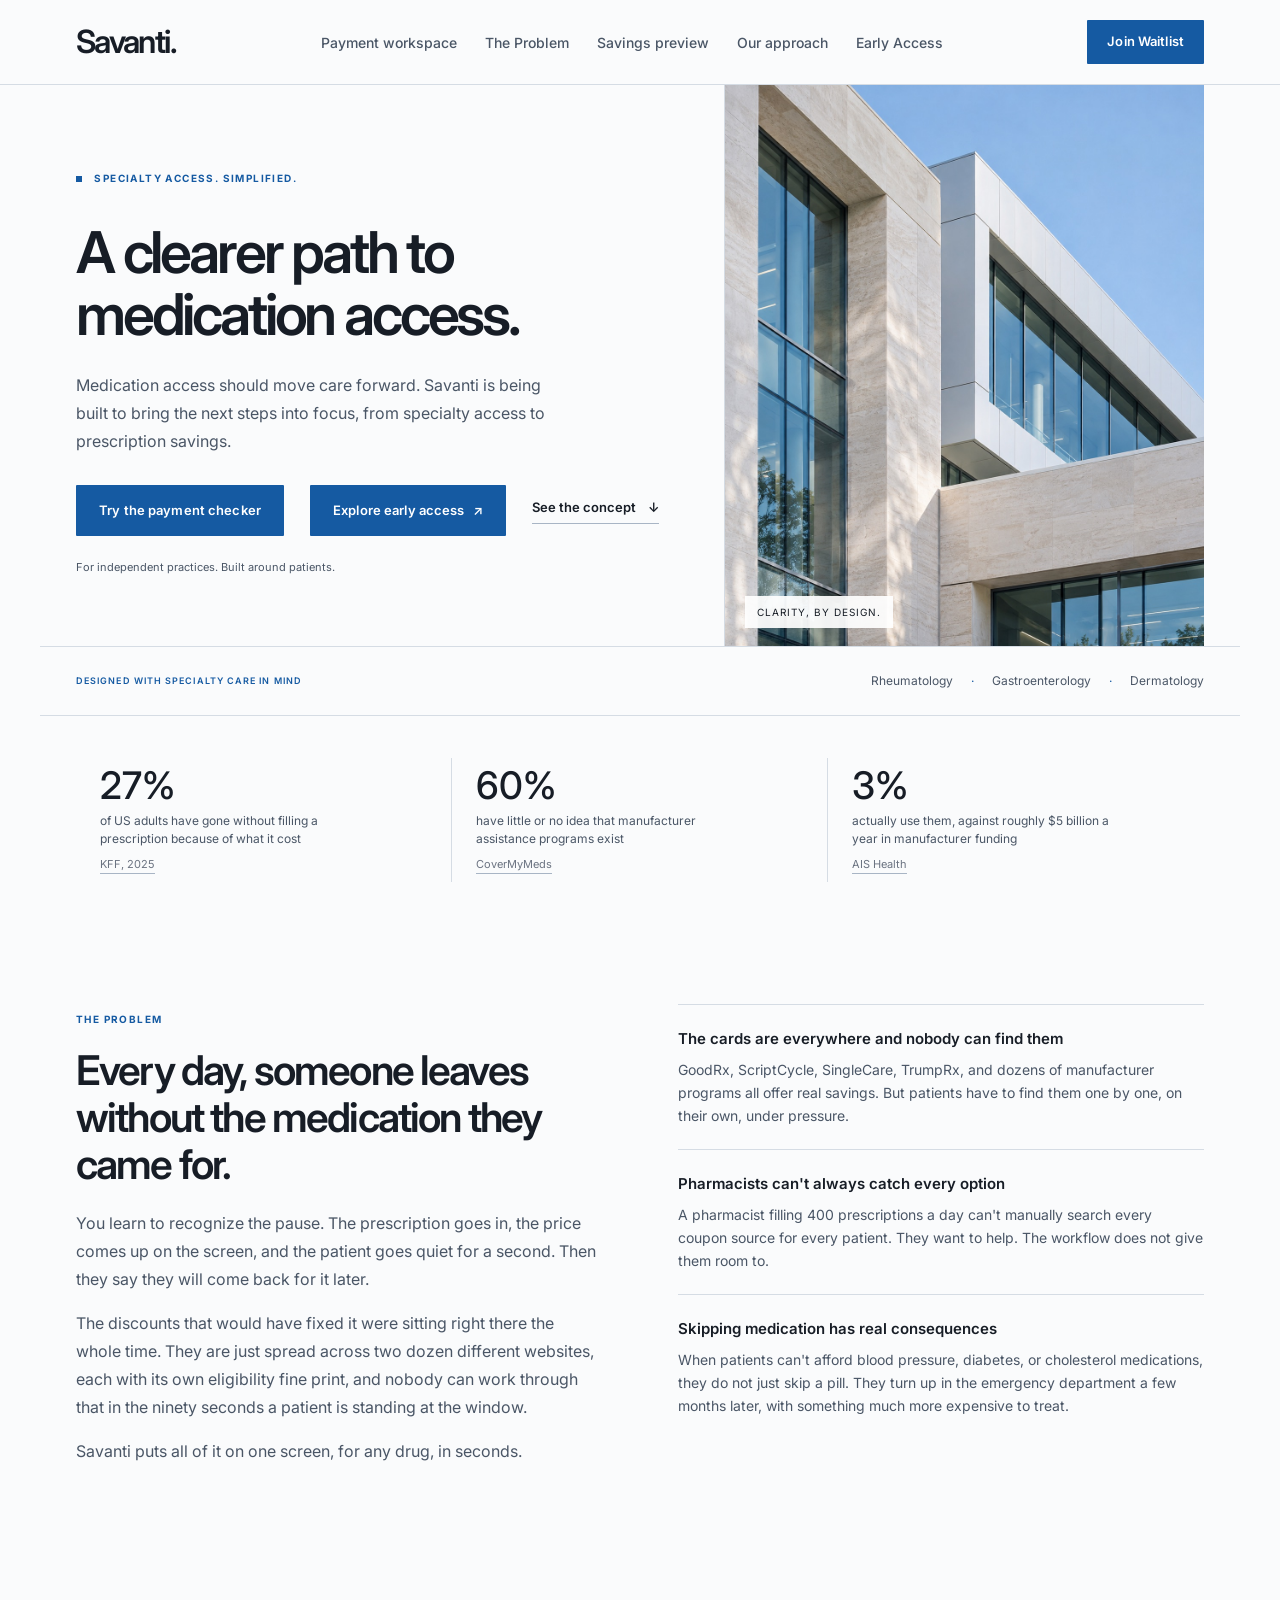
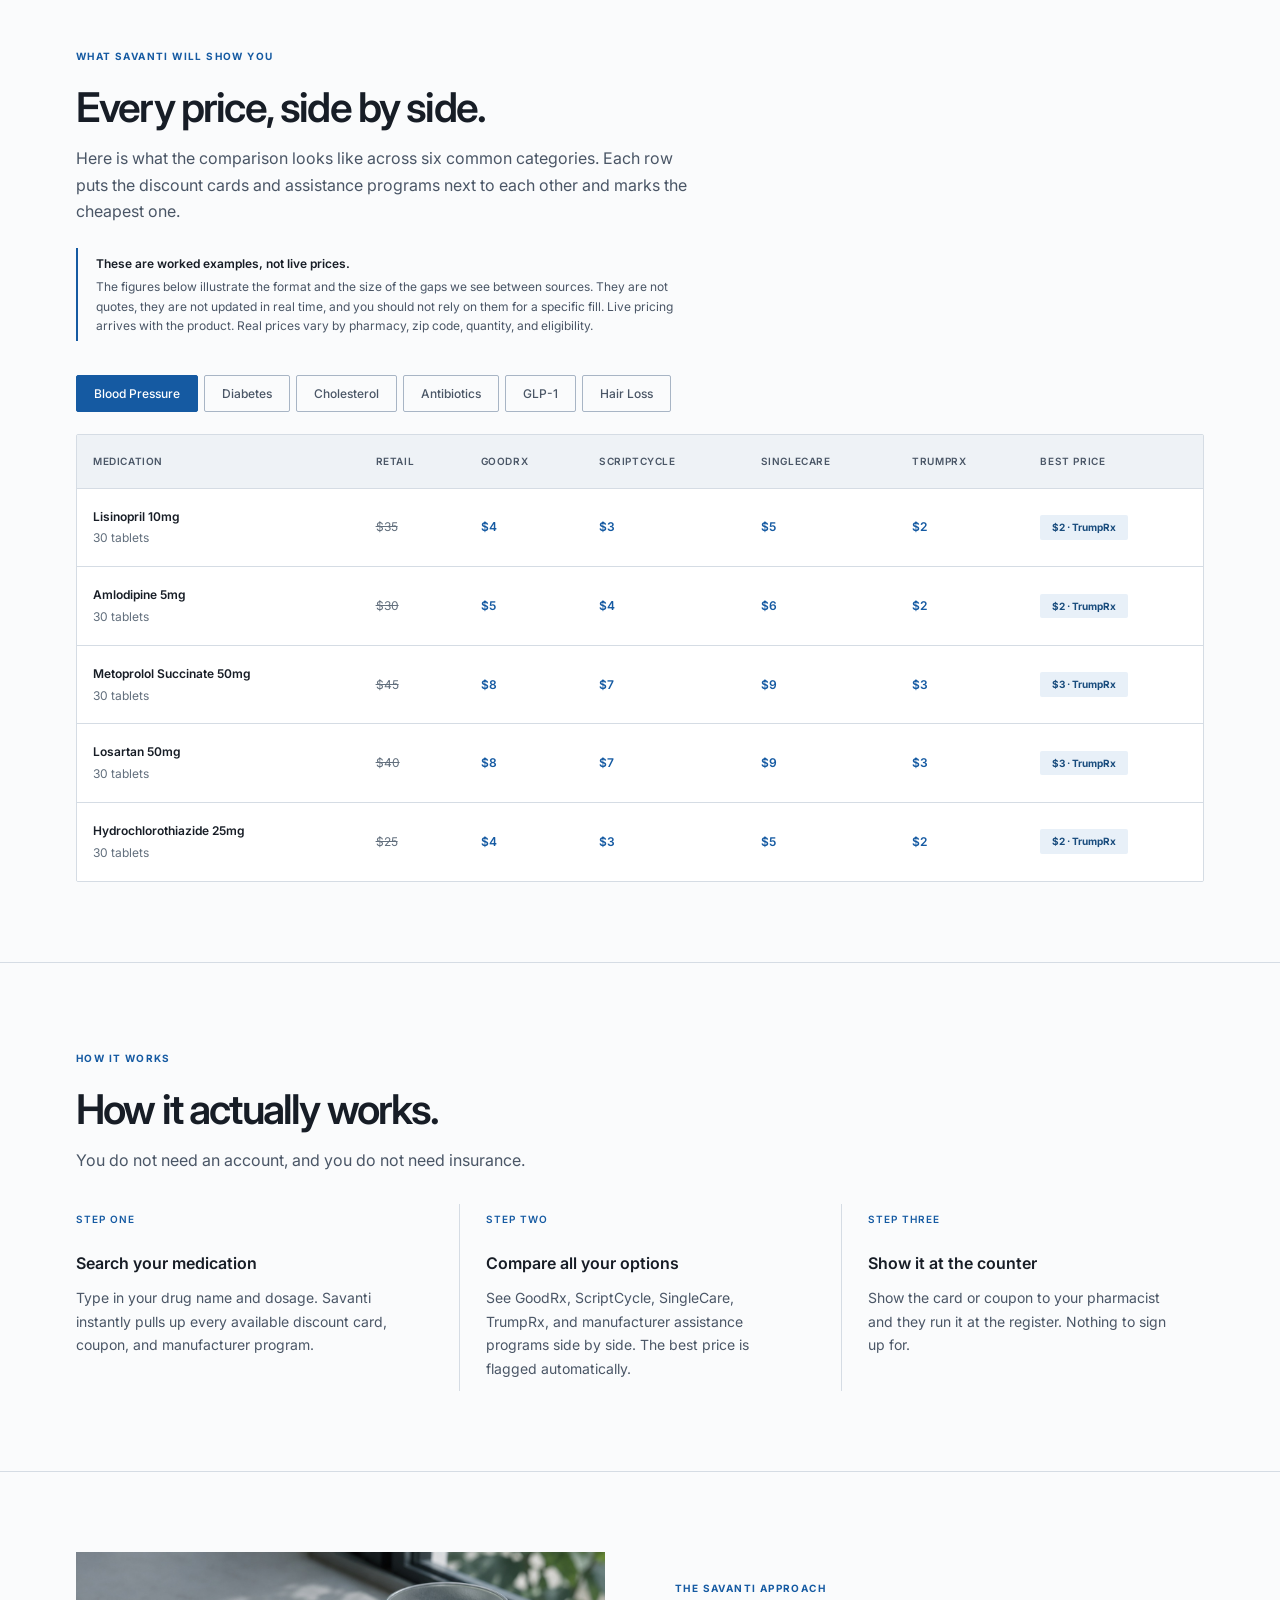
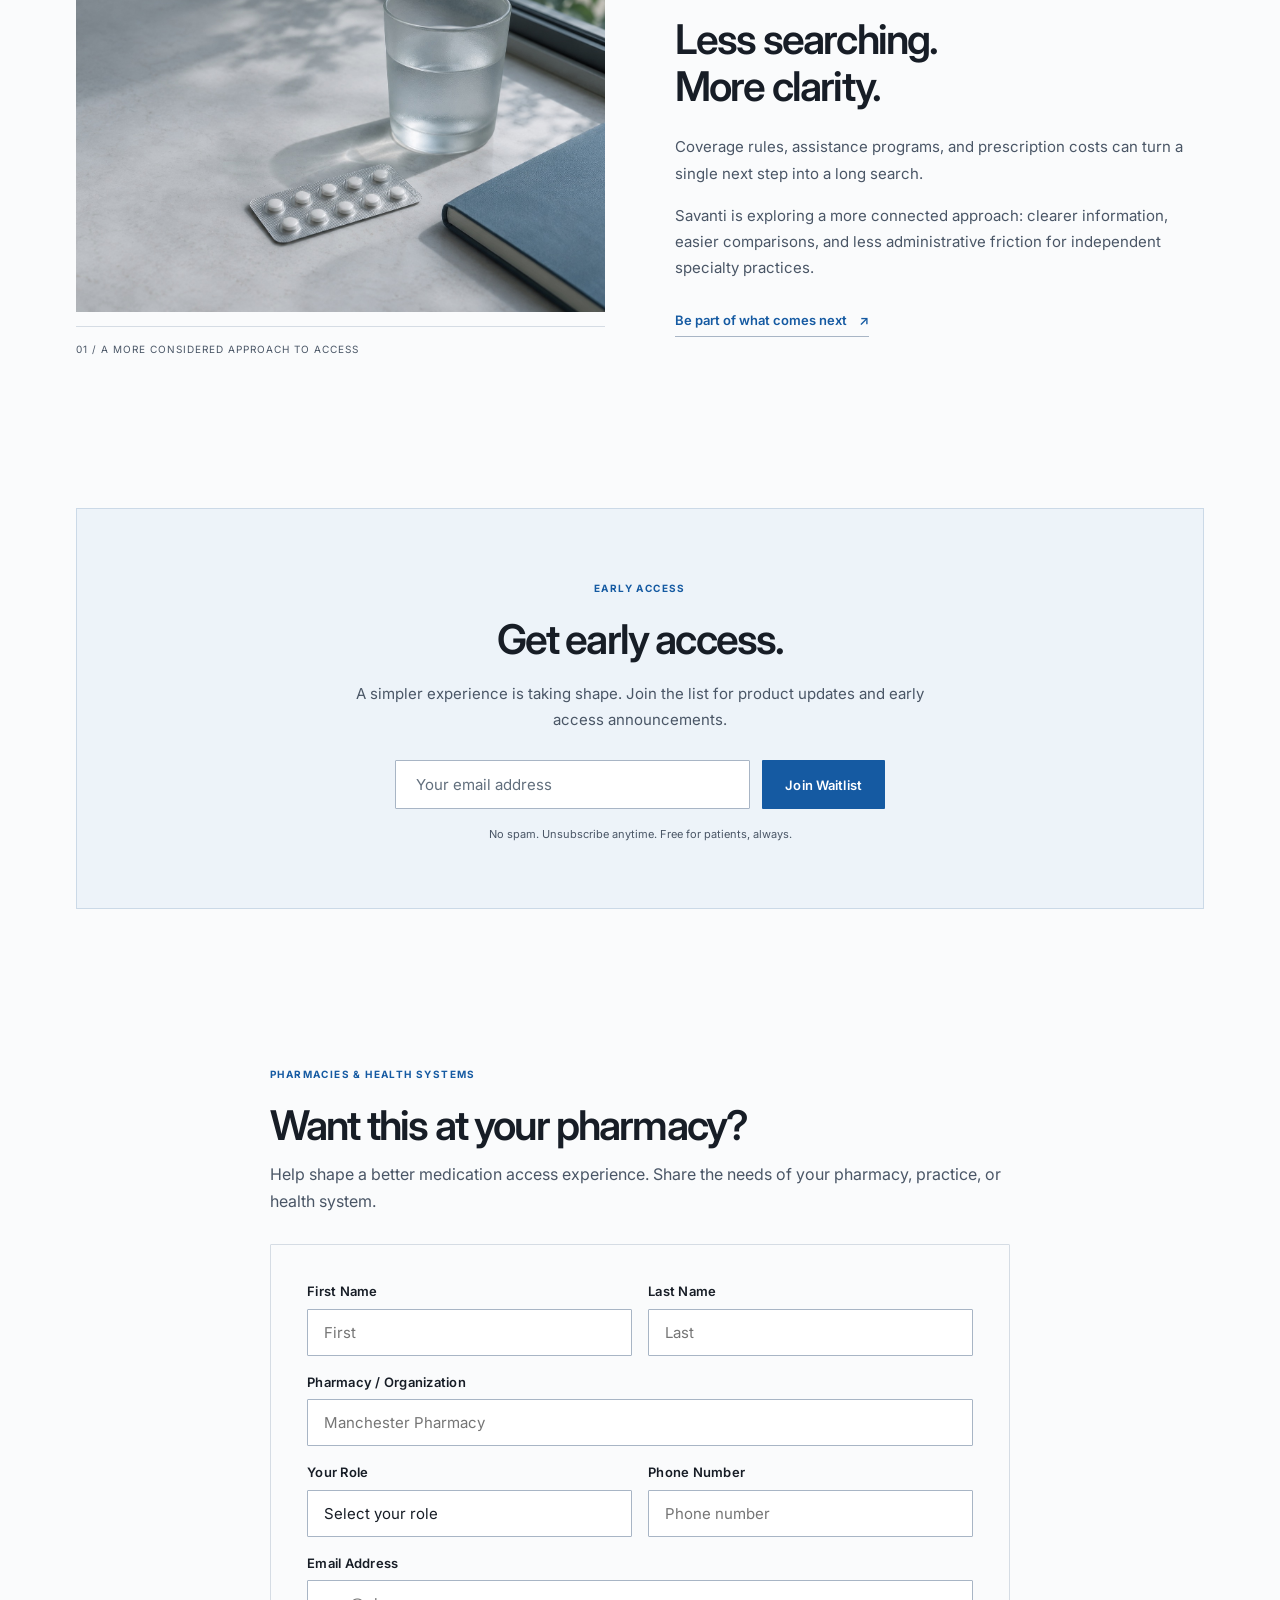
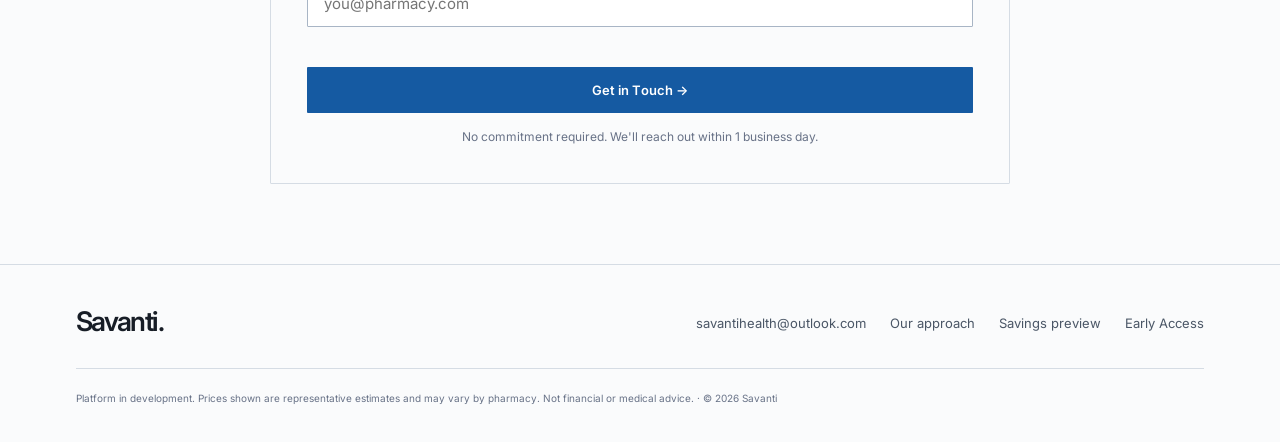
<file: index.html>
<!DOCTYPE html>
<html lang="en">
<head>
  <meta charset="UTF-8" />
  <meta name="viewport" content="width=device-width, initial-scale=1.0" />
  <title>Savanti | A clearer path to medication access</title>
  <meta name="description" content="Savanti is building a simpler way to navigate specialty medication access, compare savings options, and support independent practices." />
  <link rel="icon" type="image/svg+xml" href="favicon.svg" />
  <link rel="preconnect" href="https://fonts.googleapis.com" />
  <link rel="preconnect" href="https://fonts.gstatic.com" crossorigin />
  <link href="https://fonts.googleapis.com/css2?family=Inter:wght@400;500;600;700&display=swap" rel="stylesheet" />

  <style>
    :root {
      /* Old-money apothecary: silver/ivory paper, deep navy ink, warm brass, burgundy accent */
      --paper:        #F3F2ED;
      --paper-alt:    #EAE8E0;
      --paper-deep:   #E1DED3;
      --card:         #FFFFFF;
      --ink:          #12213F;
      --ink-soft:     #45516F;
      --ink-dim:      #7C87A0;
      --line:         rgba(18,33,63,0.13);
      --line-strong:  rgba(18,33,63,0.24);
      --navy:         #12213F;
      --navy-hover:   #0B1830;
      --brass:        #A9834E;
      --brass-hover:  #8F6C3C;
      --brass-soft:   #E8DCC3;
      --burgundy:      #7A2438;
      --burgundy-mid:  #8F2C43;
      --burgundy-soft: #F0DCE1;
      --white:        #FFFFFF;
      --text-main:    var(--ink);
      --text-muted:   var(--ink-soft);
      --text-dim:     var(--ink-dim);

      --font-serif: 'Playfair Display', Georgia, serif;
      --font-sans:  'Inter', system-ui, sans-serif;
      --radius-sm: 8px;
      --radius-md: 14px;
      --radius-lg: 24px;
    }

    *, *::before, *::after { box-sizing: border-box; margin: 0; padding: 0; }
    html { scroll-behavior: smooth; }
    body {
      background: var(--paper);
      color: var(--text-main);
      font-family: var(--font-sans);
      font-size: 16px;
      line-height: 1.65;
      -webkit-font-smoothing: antialiased;
    }
    a { color: inherit; text-decoration: none; }

    .container { max-width: 1080px; margin: 0 auto; padding: 0 28px; }

    .label {
      display: inline-block;
      font-size: 11px;
      font-weight: 600;
      letter-spacing: 0.14em;
      text-transform: uppercase;
      color: var(--brass-hover);
      background: rgba(169,131,78,0.10);
      border: 1px solid rgba(169,131,78,0.4);
      padding: 5px 14px;
      border-radius: 100px;
      margin-bottom: 20px;
    }

    .btn {
      display: inline-flex;
      align-items: center;
      gap: 8px;
      padding: 13px 26px;
      border-radius: var(--radius-sm);
      font-family: var(--font-sans);
      font-size: 15px;
      font-weight: 600;
      cursor: pointer;
      border: none;
      transition: all 0.18s ease;
      text-decoration: none;
    }
    .btn-sky { background: var(--navy); color: var(--white); }
    .btn-sky:hover { background: var(--navy-hover); transform: translateY(-1px); }
    .btn-outline { background: transparent; color: var(--ink); border: 1.5px solid var(--line-strong); }
    .btn-outline:hover { background: rgba(18,33,63,0.05); }
    .btn-burgundy { background: var(--burgundy); color: var(--white); }
    .btn-burgundy:hover { background: var(--burgundy-mid); }

    /* NAV */
    nav {
      position: sticky; top: 0; z-index: 100;
      background: rgba(243,242,237,0.90);
      backdrop-filter: blur(12px);
      border-bottom: 1px solid var(--line);
    }
    .nav-inner {
      display: flex; align-items: center; justify-content: space-between;
      height: 68px;
    }
    .nav-logo {
      display: inline-flex; align-items: baseline; gap: 1px;
      font-family: var(--font-serif);
      font-size: 22px; font-weight: 600;
      color: var(--ink); letter-spacing: -0.01em;
    }
    .nav-logo span { color: var(--brass-hover); }
    .nav-links { display: flex; align-items: center; gap: 32px; list-style: none; }
    .nav-links a { font-size: 14px; font-weight: 500; color: var(--text-muted); transition: color 0.15s; }
    .nav-links a:hover { color: var(--ink); }

    /* HERO */
    .hero { padding: 110px 0 60px; position: relative; overflow: hidden; }
    .hero::before {
      content: '';
      position: absolute; top: -100px; right: -200px;
      width: 700px; height: 700px;
      background: radial-gradient(circle, rgba(169,131,78,0.14) 0%, transparent 65%);
      border-radius: 50%; pointer-events: none;
    }
    .hero::after {
      content: '';
      position: absolute; bottom: -80px; left: -150px;
      width: 500px; height: 500px;
      background: radial-gradient(circle, rgba(122,36,56,0.10) 0%, transparent 65%);
      border-radius: 50%; pointer-events: none;
    }
    .hero-inner { position: relative; z-index: 1; max-width: 620px; }
    .hero h1 {
      font-family: var(--font-serif);
      font-size: clamp(44px, 6vw, 72px);
      font-weight: 400; line-height: 1.1;
      letter-spacing: -0.02em;
      color: var(--ink); margin-bottom: 24px;
    }
    .hero h1 em { font-style: normal; color: var(--ink); }
    .hero-sub { font-size: 18px; color: var(--text-muted); max-width: 580px; margin-bottom: 44px; line-height: 1.7; }
    .hero-actions { display: flex; flex-wrap: wrap; gap: 14px; align-items: center; }
    .hero-note { font-size: 13px; color: var(--text-dim); margin-top: 20px; }
    .hero-note span { color: var(--brass-hover); font-weight: 600; }

    /* HERO PILLS · floating throughout the whole hero */
    .hero-pills { position: absolute; inset: 0; overflow: hidden; pointer-events: none; z-index: 0; }
    .hero-pill { position: absolute; }
    .hero-pill svg { overflow: visible; }
    .floaty {
      display: block;
      transform-origin: center;
      animation: pill-float 4.4s ease-in-out infinite;
    }
    @keyframes pill-float {
      0%, 100% { transform: translateY(0); }
      50%      { transform: translateY(-14px); }
    }
    @media (prefers-reduced-motion: reduce) {
      .floaty { animation: none; }
    }
    @media (max-width: 640px) {
      .hero-pill { display: none; }
    }

    /* EKG STRIP */
    .ekg-strip {
      border-top: 1px solid var(--line);
      border-bottom: 1px solid var(--line);
      background:
        var(--paper-alt)
        url("data:image/svg+xml;utf8,<svg xmlns='http://www.w3.org/2000/svg' viewBox='0 0 280 64'><polyline points='0,32 60,32 80,32 92,10 104,54 116,32 140,32 280,32' fill='none' stroke='%237A2438' stroke-width='2.5' stroke-linecap='round' stroke-linejoin='round'/></svg>")
        repeat-x left center;
      background-size: 280px 64px;
      height: 64px;
      animation: ekg-scroll 4.5s linear infinite;
    }
    @keyframes ekg-scroll {
      from { background-position-x: 0; }
      to   { background-position-x: -280px; }
    }
    @media (prefers-reduced-motion: reduce) {
      .ekg-strip { animation: none; }
    }

    /* STATS STRIP */
    .stats-strip { position: relative; overflow: hidden; background: var(--paper); padding: 52px 0; }
    .stats-grid { display: grid; grid-template-columns: repeat(3, 1fr); }
    .stat-item { text-align: center; padding: 8px 24px; border-right: 1px solid var(--line); }
    .stat-item:last-child { border-right: none; }
    .stat-number { font-family: var(--font-serif); font-size: 52px; font-weight: 600; color: var(--navy); line-height: 1; margin-bottom: 8px; }
    .stat-label { font-size: 13px; color: var(--text-muted); line-height: 1.5; }
    .stat-src { display: inline-block; margin-top: 8px; font-size: 11px; color: var(--text-dim); border-bottom: 1px solid var(--line-strong); }
    .stat-src:hover { color: var(--brass-hover); border-bottom-color: var(--brass-hover); }

    /* PROBLEM */
    .problem { position: relative; overflow: hidden; background: var(--paper); padding: 100px 0; }
    .problem-inner { display: grid; grid-template-columns: 1fr 1fr; gap: 80px; align-items: center; }
    .problem-text h2 { font-family: var(--font-serif); font-size: clamp(30px, 4vw, 44px); font-weight: 400; line-height: 1.2; letter-spacing: -0.02em; margin-bottom: 20px; color: var(--ink); }
    .problem-text h2 em { font-style: italic; color: var(--brass-hover); }
    .problem-text p { font-size: 16px; color: var(--text-muted); margin-bottom: 16px; line-height: 1.75; }
    .problem-cards { display: flex; flex-direction: column; gap: 16px; }
    .problem-card {
      background: var(--card);
      border: 1px solid var(--line);
      border-radius: var(--radius-md);
      padding: 24px 28px;
      position: relative; overflow: hidden;
      box-shadow: 0 1px 2px rgba(18,33,63,0.04);
    }
    .problem-card::before {
      content: ''; position: absolute; left: 0; top: 0; bottom: 0; width: 4px;
      background: var(--burgundy-mid); border-radius: 4px 0 0 4px;
    }
    .problem-card-title { font-size: 15px; font-weight: 600; color: var(--ink); margin-bottom: 6px; }
    .problem-card-body { font-size: 14px; color: var(--text-muted); line-height: 1.65; }

    /* PRICING HUB */
    .hub { position: relative; overflow: hidden; background: var(--paper); padding: 100px 0; }
    .hub-header { text-align: center; max-width: 600px; margin: 0 auto 52px; }
    .hub-header h2 { font-family: var(--font-serif); font-size: clamp(30px, 4vw, 44px); font-weight: 400; line-height: 1.2; letter-spacing: -0.02em; color: var(--ink); margin-bottom: 14px; }
    .hub-header h2 em { font-style: italic; color: var(--brass-hover); }
    .hub-header p { font-size: 16px; color: var(--text-muted); }
    .hub-warning {
      margin: 26px auto 0; max-width: 620px; text-align: left;
      background: var(--burgundy-soft);
      border: 1px solid rgba(122,36,56,0.35);
      border-radius: var(--radius-md);
      padding: 16px 20px;
      font-size: 13.5px; line-height: 1.6; color: var(--ink-soft);
    }
    .hub-warning strong { display: block; color: var(--burgundy); font-weight: 600; margin-bottom: 4px; }

    .tab-bar { display: flex; gap: 8px; flex-wrap: wrap; margin-bottom: 32px; justify-content: center; }
    .tab-btn {
      padding: 10px 20px; border-radius: 100px;
      font-size: 14px; font-weight: 600;
      cursor: pointer; border: 1.5px solid var(--line-strong);
      background: var(--card); color: var(--text-muted);
      transition: all 0.18s;
    }
    .tab-btn:hover { border-color: var(--navy); color: var(--ink); }
    .tab-btn.active { background: var(--navy); color: var(--white); border-color: var(--navy); }

    .tab-panel { display: none; }
    .tab-panel.active { display: block; }

    .price-table-wrap { overflow-x: auto; border-radius: var(--radius-md); border: 1px solid var(--line); }
    table { width: 100%; border-collapse: collapse; background: var(--card); font-size: 14px; }
    thead tr { background: var(--paper-deep); }
    th { padding: 14px 18px; text-align: left; font-size: 12px; font-weight: 600; color: var(--text-muted); letter-spacing: 0.06em; text-transform: uppercase; border-bottom: 1px solid var(--line); white-space: nowrap; }
    td { padding: 14px 18px; color: var(--text-main); border-bottom: 1px solid var(--line); vertical-align: middle; }
    tr:last-child td { border-bottom: none; }
    tr:hover td { background: rgba(169,131,78,0.06); }
    .med-name { font-weight: 600; color: var(--ink); }
    .med-dose { font-size: 12px; color: var(--text-dim); margin-top: 2px; }
    .price-retail { color: var(--text-dim); text-decoration: line-through; }
    .price-link { color: var(--navy); font-weight: 600; text-decoration: none; }
    .price-link:hover { color: var(--brass-hover); }
    .best-badge {
      display: inline-flex; align-items: center; gap: 6px;
      background: var(--burgundy-soft); color: var(--burgundy);
      border: 1px solid rgba(122,36,56,0.4);
      padding: 4px 12px; border-radius: 100px;
      font-size: 12px; font-weight: 700;
      white-space: nowrap;
    }
    .table-note { font-size: 12px; color: var(--text-dim); margin-top: 14px; line-height: 1.6; }

    /* HOW IT WORKS */
    .how { position: relative; overflow: hidden; background: var(--paper); padding: 100px 0; }
    .how-header { text-align: center; max-width: 560px; margin: 0 auto 64px; }
    .how-header h2 { font-family: var(--font-serif); font-size: clamp(30px, 4vw, 44px); font-weight: 400; line-height: 1.2; letter-spacing: -0.02em; color: var(--ink); margin-bottom: 14px; }
    .how-header h2 em { font-style: italic; color: var(--brass-hover); }
    .how-header p { font-size: 16px; color: var(--text-muted); }
    .steps-grid { display: grid; grid-template-columns: repeat(3, 1fr); gap: 28px; }
    .step-card { background: var(--card); border: 1px solid var(--line); border-radius: var(--radius-md); padding: 36px 28px; text-align: center; box-shadow: 0 1px 2px rgba(18,33,63,0.04); }
    .step-number { font-family: var(--font-sans); font-size: 13px; font-weight: 600; letter-spacing: 0.10em; text-transform: uppercase; color: var(--brass-hover); line-height: 1; margin-bottom: 14px; }
    .step-title { font-size: 17px; font-weight: 600; color: var(--ink); margin-bottom: 10px; }
    .step-body { font-size: 14px; color: var(--text-muted); line-height: 1.7; }

    /* ABOUT */
    .about { position: relative; overflow: hidden; background: var(--paper); padding: 100px 0; }
    .about-inner { display: grid; grid-template-columns: 1fr 1.3fr; gap: 80px; align-items: center; }
    .founder-card { background: var(--card); border: 1px solid var(--line); border-radius: var(--radius-lg); padding: 36px; text-align: center; box-shadow: 0 1px 2px rgba(18,33,63,0.04); }
    .founder-avatar {
      width: 104px; height: 104px; border-radius: 50%;
      object-fit: cover; object-position: 50% 32%;
      display: block; margin: 0 auto 16px;
      border: 2px solid var(--burgundy-mid);
    }
    .founder-name { font-family: var(--font-serif); font-size: 20px; font-weight: 400; color: var(--ink); margin-bottom: 4px; }
    .founder-title { font-size: 13px; color: var(--text-muted); margin-bottom: 20px; }
    .founder-contact { display: flex; flex-direction: column; gap: 10px; }
    .founder-contact a { font-size: 14px; color: var(--navy); font-weight: 500; display: flex; align-items: center; justify-content: center; gap: 6px; transition: color 0.15s; }
    .founder-contact a:hover { color: var(--brass-hover); }
    .about-right h2 { font-family: var(--font-serif); font-size: clamp(30px, 4vw, 44px); font-weight: 400; line-height: 1.2; letter-spacing: -0.02em; margin-bottom: 20px; color: var(--ink); }
    .about-right h2 em { font-style: italic; color: var(--brass-hover); }
    .about-right p { font-size: 16px; color: var(--text-muted); margin-bottom: 16px; line-height: 1.75; }
    .about-right p strong { color: var(--ink); font-weight: 600; }

    /* WAITLIST */
    .waitlist { position: relative; overflow: hidden; background: var(--paper); padding: 100px 0; text-align: center; }
    .waitlist-inner { max-width: 580px; margin: 0 auto; }
    .waitlist h2 { font-family: var(--font-serif); font-size: clamp(34px, 5vw, 56px); font-weight: 400; line-height: 1.15; letter-spacing: -0.02em; color: var(--ink); margin-bottom: 18px; }
    .waitlist h2 em { font-style: italic; color: var(--brass-hover); }
    .waitlist p { font-size: 17px; color: var(--text-muted); margin-bottom: 44px; line-height: 1.7; }
    .waitlist-form { display: flex; gap: 12px; max-width: 440px; margin: 0 auto 16px; }
    .waitlist-form input {
      flex: 1; padding: 14px 20px;
      border: 1.5px solid var(--line-strong);
      border-radius: var(--radius-sm);
      font-family: var(--font-sans); font-size: 15px;
      background: var(--card); color: var(--ink);
      outline: none; transition: border-color 0.15s;
    }
    .waitlist-form input:focus { border-color: var(--navy); }
    .waitlist-form input::placeholder { color: var(--text-dim); }
    .waitlist-note { font-size: 12px; color: var(--text-dim); }
    .waitlist-success { display: none; background: var(--brass-soft); border: 1px solid rgba(169,131,78,0.45); border-radius: var(--radius-md); padding: 20px 28px; font-size: 15px; color: var(--brass-hover); font-weight: 500; max-width: 440px; margin: 0 auto; }
    .form-error { display: none; background: var(--burgundy-soft); border: 1px solid rgba(122,36,56,0.35); border-radius: var(--radius-md); padding: 16px 20px; font-size: 14px; line-height: 1.6; color: var(--burgundy); font-weight: 500; max-width: 440px; margin: 0 auto 16px; text-align: left; }
    .form-error a { color: var(--burgundy); text-decoration: underline; }
    .form-error:focus { outline: 2px solid var(--burgundy); outline-offset: 3px; }
    .form-note { font-size: 12.5px; color: var(--text-dim); margin-top: 10px; text-align: left; }
    .hp-field { position: absolute; left: -9999px; width: 1px; height: 1px; overflow: hidden; }

    /* PARTNER */
    #partner { position: relative; overflow: hidden; background: var(--paper); padding: 100px 0; }
    .partner-inner { max-width: 660px; margin: 0 auto; }
    .partner-header { text-align: center; margin-bottom: 48px; }
    .partner-header h2 { font-family: var(--font-serif); font-size: clamp(30px, 4vw, 44px); font-weight: 400; line-height: 1.2; letter-spacing: -0.02em; color: var(--ink); margin-bottom: 12px; }
    .partner-header h2 em { font-style: italic; color: var(--brass-hover); }
    .partner-header p { font-size: 16px; color: var(--text-muted); }
    .partner-form { background: var(--card); border: 1px solid var(--line); border-radius: var(--radius-lg); padding: 44px; box-shadow: 0 1px 2px rgba(18,33,63,0.04); }
    .form-row { display: grid; grid-template-columns: 1fr 1fr; gap: 16px; margin-bottom: 16px; }
    .form-group { display: flex; flex-direction: column; gap: 6px; }
    .form-group.full { grid-column: 1 / -1; }
    .form-group label { font-size: 13px; font-weight: 600; color: var(--text-main); letter-spacing: 0.02em; }
    .form-group input, .form-group select {
      padding: 13px 16px;
      border: 1.5px solid var(--line-strong);
      border-radius: var(--radius-sm);
      font-family: var(--font-sans); font-size: 15px;
      color: var(--ink); background: var(--paper);
      outline: none; transition: border-color 0.15s;
      -webkit-appearance: none;
    }
    .form-group input:focus, .form-group select:focus { border-color: var(--navy); }
    .form-group select option { background: var(--card); }
    .form-submit { width: 100%; margin-top: 24px; justify-content: center; font-size: 16px; padding: 16px 28px; }
    .form-legal { text-align: center; margin-top: 14px; font-size: 12px; color: var(--text-dim); }
    .form-success { display: none; text-align: center; padding: 32px; }
    .form-success h3 { font-family: var(--font-serif); font-size: 26px; font-weight: 400; color: var(--brass-hover); margin-bottom: 10px; }
    .form-success p { font-size: 15px; color: var(--text-muted); }

    /* FOOTER */
    footer { background: var(--ink); border-top: 1px solid var(--line); padding: 40px 0; }
    .footer-inner { display: flex; align-items: center; justify-content: space-between; flex-wrap: wrap; gap: 16px; }
    .footer-logo { display: inline-flex; align-items: baseline; gap: 1px; font-family: var(--font-serif); font-size: 18px; font-weight: 600; color: var(--white); }
    .footer-logo span { color: var(--brass-soft); }
    .footer-links { display: flex; flex-wrap: wrap; gap: 24px; list-style: none; }
    .footer-links a { font-size: 13px; color: rgba(255,255,255,0.6); transition: color 0.15s; }
    .footer-links a:hover { color: var(--white); }
    .footer-copy { font-size: 12px; width: 100%; text-align: center; margin-top: 8px; color: rgba(255,255,255,0.4); }

    /* RESPONSIVE */
    @media (max-width: 768px) {
      .nav-links { display: none; }
      .problem-inner { grid-template-columns: 1fr; gap: 48px; }
      .stats-grid { grid-template-columns: 1fr; }
      .stat-item { border-right: none; border-bottom: 1px solid var(--line); padding-bottom: 28px; }
      .stat-item:last-child { border-bottom: none; }
      .steps-grid { grid-template-columns: 1fr; }
      .about-inner { grid-template-columns: 1fr; gap: 48px; }
      .waitlist-form { flex-direction: column; }
      .form-row { grid-template-columns: 1fr; }
      .footer-inner { justify-content: center; text-align: center; }
      .footer-links { justify-content: center; }
      .partner-form { padding: 28px 20px; }
    }

    /* Refined brand presentation */
    :root { --paper:#F5F3ED; --ink-dim:#687287; --radius-sm:10px; }
    .container {max-width:1200px;padding-inline:36px}
    section[id] {scroll-margin-top:100px}
    .skip-link {position:fixed;top:-80px;left:20px;z-index:200;background:var(--ink);color:white;padding:12px 20px}
    .skip-link:focus {top:12px}
    :focus-visible {outline:3px solid var(--brass-hover);outline-offset:5px}
    .nav-inner {height:86px}.nav-logo {font-size:32px;letter-spacing:-1.5px}.nav-links {gap:28px}
    nav {background:rgba(245,243,237,.94)}
    .btn {padding:15px 23px;font-size:13px;letter-spacing:.01em;border-radius:8px;justify-content:center}
    .nav-inner>.btn {padding:11px 20px}
    .label {background:none;border:0;padding:0;border-radius:0;letter-spacing:.16em;font-size:10px;color:#78613F}
    .status-dot {display:inline-block;width:6px;height:6px;background:#92815A;border-radius:50%;margin-right:9px;vertical-align:middle}
    .hero {padding:86px 0 0;overflow:hidden}.hero::before,.hero::after {display:none}
    .hero-grid {display:grid;grid-template-columns:1.05fr 1fr;gap:70px;align-items:center}
    .hero-inner {max-width:none}.hero h1 {font-size:clamp(52px,5.8vw,80px);line-height:1.06;letter-spacing:-.055em;margin:4px 0 28px}
    .hero h1 em {font-style:italic;color:var(--brass-hover)}
    .hero-sub {font-size:16px;max-width:455px;line-height:1.85;margin-bottom:30px}
    .hero-actions {gap:26px}.hero-note {font-size:11px;margin-top:22px;color:var(--ink-soft)}
    .text-link {display:inline-flex;align-items:center;gap:12px;font-size:13px;font-weight:600;border-bottom:1px solid var(--line-strong);padding-bottom:5px}
    .text-link:hover {color:var(--brass-hover)}
    .access-visual {position:relative;min-width:0;padding:36px 8px 42px 0}
    .orbit {position:absolute;border:1px solid #DCD7CA;border-radius:50%;pointer-events:none}
    .orbit-one {width:510px;height:510px;left:-20px;top:-15px}.orbit-two {width:420px;height:420px;left:25px;top:30px}
    .visual-card {position:relative;background:#FFFEFB;border:1px solid #E5E0D5;border-radius:18px;padding:28px 30px;box-shadow:0 22px 60px -35px #12213F50;transform:rotate(-2deg)}
    .visual-top {display:flex;align-items:center;justify-content:space-between;gap:10px;padding-bottom:28px}.mini-logo {font:24px var(--font-serif);letter-spacing:-1px}
    .concept-tag {font-size:8px;letter-spacing:.12em;color:#6B735F;background:#EEF0E9;border-radius:4px;padding:5px 8px}
    .visual-eyebrow {font-size:9px;letter-spacing:.16em;color:var(--ink-soft)}
    .visual-card h2 {font:400 29px/1.22 var(--font-serif);letter-spacing:-.025em;margin:10px 0 25px}
    .journey-row {display:flex;gap:14px;align-items:center;border-top:1px solid #ECE8DF;padding:17px 0}
    .journey-icon {display:grid;place-items:center;width:34px;height:34px;flex-shrink:0;border-radius:50%;background:#F0EEE7;color:#806C4D;font-size:10px}
    .journey-row strong {display:block;font-size:12px;font-weight:500}.journey-row div>span {display:block;font-size:10px;color:var(--ink-soft);margin-top:2px}.journey-arrow {margin-left:auto;color:#92774E}
    .visual-bottom {font-size:8px;line-height:1.6;border-top:1px solid #ECE8DF;padding-top:15px;color:#687287}
    .floating-note {position:absolute;bottom:20px;right:-8px;background:var(--ink);color:#fff;padding:16px 22px;border-radius:9px;font-size:11px;box-shadow:0 15px 30px -20px #12213F80}
    .floating-note span {color:#D8BA87;font-size:17px;margin-right:8px}
    .specialty-line {margin-top:60px;padding-top:24px;padding-bottom:28px;border-top:1px solid var(--line);display:flex;gap:24px;align-items:center;justify-content:space-between}
    .specialty-line>span {font-size:9px;letter-spacing:.12em;color:var(--ink-soft)}.specialty-line>div {font-size:12px;color:var(--ink-soft)}.specialty-line i {font-style:normal;margin:0 15px;color:var(--brass)}
    .hero-pills {opacity:.28}.floaty {animation:none}
    .stats-strip {padding:35px 0 48px}.stat-number {font-size:42px;font-weight:400}.stat-label {font-size:12px;max-width:260px;margin:auto}.stat-src {color:#6B7381}
    .problem,.hub,.how,.about,#partner {padding:80px 0}.problem-inner {gap:75px}.problem-text h2,.hub-header h2,.how-header h2,.about h2,.partner-header h2 {font-size:clamp(34px,3.5vw,46px);letter-spacing:-.035em;line-height:1.18}
    .problem-card {border-radius:12px;padding:24px 26px;box-shadow:none}.problem-card::before {width:2px;background:var(--brass)}
    .hub-header {max-width:710px;margin-bottom:34px}.hub-header>p {max-width:530px;margin:auto}.hub-warning {background:transparent;border:0;border-left:2px solid var(--brass);border-radius:0;font-size:12px;padding:6px 18px}.hub-warning strong {color:var(--ink)}
    .tab-bar {gap:6px;margin-bottom:22px}.tab-btn {font:500 12px var(--font-sans);padding:10px 17px;border-width:1px}.price-table-wrap {border-radius:12px;box-shadow:0 12px 30px -24px #12213F40}
    th {background:#EDEAE1;font-size:10px;padding:18px 16px}td {font-size:12px;padding:18px 16px}.best-badge {font-size:10px;border:0;background:#EAEFE6;color:#40553C}
    .steps-grid {gap:20px}.step-card {text-align:left;padding:30px;box-shadow:none;background:transparent;border-radius:12px}.step-number {font-size:10px;margin-bottom:26px}.step-title {font-size:16px}
    .about-inner {grid-template-columns:1fr 1fr;gap:80px;border-top:1px solid var(--line);padding-top:60px}.about h2 {font-family:var(--font-serif);font-weight:400}.about h2 em {font-style:italic;color:var(--brass-hover)}.about-right p {font-size:15px}
    .waitlist {padding:70px 0}.waitlist>.container {background:var(--ink);border-radius:20px;padding:64px 32px;max-width:1128px}.waitlist .label {color:#D7BB90}.waitlist h2 {color:#fff;letter-spacing:-.04em}.waitlist p {color:#D0D4DD;font-size:15px;margin-bottom:28px}.waitlist .btn-sky {background:#D7BB90;color:var(--ink)}.waitlist-form {max-width:490px}.waitlist-form input {min-width:0}.waitlist p.waitlist-note {font-size:11px;margin-bottom:0}.waitlist .hero-pills {display:none}
    .partner-inner {max-width:740px}.partner-header {margin-bottom:30px}.partner-form {padding:36px;border-radius:14px;box-shadow:none}.form-group input,.form-group select {background:#FFFEFB;border-width:1px}.form-legal {color:#687287}
    footer {padding:35px 0;background:var(--paper);border-top:1px solid var(--line)}.footer-logo {font-size:28px;color:var(--ink)}.footer-logo span {color:var(--brass)}.footer-links a {color:var(--ink-soft)}.footer-links a:hover {color:var(--ink)}.footer-copy {color:#687287;text-align:left;font-size:10px;border-top:1px solid var(--line);padding-top:20px}
    @media(max-width:1000px) {.hero-grid {gap:36px}.orbit-one {width:400px;height:400px}.orbit-two {width:330px;height:330px}.nav-links {gap:18px}.nav-links a {font-size:12px}.visual-card {padding:24px}.specialty-line {flex-direction:column;gap:10px}}
    @media(max-width:768px) {.container {padding-inline:24px}.nav-inner {height:72px}.nav-logo {font-size:28px}.nav-links {display:none}.hero {padding-top:52px}.hero-grid {grid-template-columns:1fr;gap:24px}.hero h1 {font-size:64px;max-width:550px}.hero-sub {max-width:520px}.access-visual {max-width:460px;width:100%;margin:0 auto;padding:20px 10px 35px}.orbit {display:none}.visual-card {transform:rotate(-1deg)}.floating-note {right:0;bottom:12px}.specialty-line {margin-top:28px;text-align:center}.specialty-line>div {font-size:10px}.specialty-line i {margin:0 6px}.stats-grid {grid-template-columns:repeat(3,1fr)}.stat-item {border-bottom:0;border-right:1px solid var(--line);padding:8px 12px}.stat-number {font-size:32px}.stat-label {font-size:10px}.stat-src {font-size:9px}.problem,.hub,.how,.about,#partner {padding:50px 0}.problem-inner,.about-inner {grid-template-columns:1fr;gap:30px}.about-inner {padding-top:40px}.steps-grid {grid-template-columns:1fr;gap:14px}.step-number {margin-bottom:14px}.waitlist {padding:40px 16px}.waitlist>.container {padding:45px 24px}.waitlist-form {flex-direction:column}.footer-inner {justify-content:space-between;text-align:left}.footer-copy {text-align:left}.partner-form {padding:24px}.hero-note {font-size:10px}}
    @media(max-width:390px) {.hero h1 {font-size:53px}.hero-actions {gap:18px}.specialty-line>div {font-size:9px}.concept-tag {font-size:7px}.visual-card {padding:20px}.stats-grid {grid-template-columns:1fr}.stat-item {border-right:0;border-bottom:1px solid var(--line);padding:20px}.stat-label {font-size:12px}.footer-links {gap:12px;flex-wrap:wrap}.footer-links a {font-size:11px}}
    @media(prefers-reduced-motion:reduce) {html {scroll-behavior:auto}*,*::before,*::after {animation:none!important;transition:none!important}}

/* Clinical editorial */
:root {--paper:#FAFBFC;--paper-alt:#F0F3F6;--paper-deep:#E8EDF2;--ink:#171D26;--ink-soft:#4A5666;--ink-dim:#626F7D;--navy:#155AA2;--navy-hover:#104A87;--brass:#155AA2;--brass-hover:#155AA2;--brass-soft:#E6EFF8;--burgundy:#155AA2;--burgundy-mid:#155AA2;--burgundy-soft:#EAF1F8;--font-serif:'Inter',system-ui,sans-serif;--line:#D5DCE4;--line-strong:#A8B5C5}
body {background:#FAFBFC}.nav-logo,.footer-logo {font-family:var(--font-sans);font-weight:600;letter-spacing:-1.7px}.nav-logo span,.footer-logo span {color:var(--ink)}
nav {background:rgba(250,251,252,.97)}.nav-inner {height:84px}.btn {border-radius:1px;background:var(--navy);color:white}.btn:hover {transform:none}.label {color:var(--navy);font-weight:700;letter-spacing:.14em}.status-dot {background:var(--navy);border-radius:0}
.hero {padding:0}.hero-grid {grid-template-columns:1.35fr 1fr;gap:0;align-items:stretch;border-bottom:1px solid var(--line)}.hero-inner {padding:78px 55px 70px 0;align-self:center}.hero h1 {font-family:var(--font-sans);font-weight:600;font-size:clamp(42px,4.5vw,64px);letter-spacing:-.055em;line-height:1.08;margin:14px 0 26px}.hero-sub {font-size:16px;line-height:1.75;max-width:470px}.hero-note {font-size:11px}.clinical-hero-image {margin:0;border-left:1px solid var(--line);position:relative;min-height:550px;overflow:hidden}.clinical-hero-image img {width:100%;height:100%;position:absolute;inset:0;object-fit:cover}.clinical-hero-image figcaption {position:absolute;bottom:18px;left:20px;font-size:10px;letter-spacing:.1em;text-transform:uppercase;color:var(--ink);background:#ffffffeb;padding:8px 12px}.specialty-line {margin-top:0;border-top:0;padding-block:24px;border-bottom:1px solid var(--line)}.specialty-line>span {color:var(--navy);font-weight:600}
.hero-pills {display:none}.stats-strip {padding:42px 0}.stat-number {font-weight:500;font-size:38px;color:var(--ink)}.stat-item {text-align:left}.stat-label {margin:0;max-width:270px}.problem-text h2,.hub-header h2,.how-header h2,.about h2,.partner-header h2,.waitlist h2 {font-weight:600;letter-spacing:-.045em;line-height:1.15;font-size:clamp(30px,3.2vw,43px)}h2 em {font-style:normal!important;color:inherit!important}.problem-inner {align-items:start}.problem-card {background:transparent;border:0;border-top:1px solid var(--line);border-radius:0;padding:22px 0}.problem-card::before {display:none}.problem-cards {gap:0}.problem-card-title {font-weight:600}.hub-header,.how-header {text-align:left;max-width:none}.hub-header>p {margin:0;max-width:620px}.hub-warning {margin:24px 0 0;border-left:2px solid var(--navy)}.tab-bar {justify-content:flex-start}.tab-btn,.price-table-wrap,.best-badge {border-radius:2px}.price-table-wrap {box-shadow:none}.best-badge {background:#E8F0F8;color:#194C7D}.tab-btn {background:transparent}.tab-btn.active {background:var(--navy)}thead tr,th {background:#EEF2F6}
.how {border-top:1px solid var(--line);border-bottom:1px solid var(--line)}.how-header {margin-bottom:30px}.step-card {border:0;border-left:1px solid var(--line);border-radius:0;padding:10px 26px}.step-card:first-child {border-left:0;padding-left:0}.step-number {color:var(--navy)}.step-title {font-weight:600}
.editorial-about {display:grid;grid-template-columns:1fr 1fr;gap:70px;align-items:center}.editorial-photo {margin:0}.editorial-photo img {display:block;width:100%;height:360px;object-fit:cover}.editorial-photo figcaption {border-top:1px solid var(--line);padding-top:14px;margin-top:14px;font-size:10px;text-transform:uppercase;letter-spacing:.1em;color:var(--ink-soft)}.about-right h2 {margin-bottom:24px}.about-right .text-link {margin-top:12px;color:var(--navy)}
.waitlist>.container {background:#EDF3F9;border:1px solid #CBD9E7;border-radius:0}.waitlist h2 {color:var(--ink)}.waitlist .label {color:var(--navy)}.waitlist p {color:var(--ink-soft)}.waitlist .btn-sky {background:var(--navy);color:white}.waitlist-form input {border-radius:1px}.waitlist .waitlist-note {color:var(--ink-soft)}.partner-header {text-align:left}.partner-form,.form-group input,.form-group select {border-radius:1px}.partner-form {background:transparent}.form-group input,.form-group select {background:white}.footer-logo {font-size:27px}.footer-copy {line-height:1.8}
@media(max-width:1000px){.hero-inner {padding:55px 32px 55px 0}.hero h1 {font-size:48px}.clinical-hero-image {min-height:510px}.editorial-about {gap:35px}.hero-actions {gap:18px}}
@media(max-width:768px){.nav-inner {height:72px}.hero-grid {grid-template-columns:1fr;padding:0}.hero-inner {padding:48px 24px 38px}.hero h1 {font-size:46px;max-width:540px}.hero h1 br {display:none}.clinical-hero-image {border-left:0;border-top:1px solid var(--line);height:280px;min-height:0}.clinical-hero-image img {object-position:center 43%}.specialty-line {padding-block:22px}.stats-grid {grid-template-columns:1fr}.stat-item {display:grid;grid-template-columns:76px 1fr;gap:14px;padding:20px 0;border-right:0;border-bottom:1px solid var(--line)}.stat-label {font-size:12px;max-width:none}.stat-src {font-size:10px}.stat-number {font-size:34px}.stats-strip {padding:10px 0 24px}.problem-inner {gap:24px}.editorial-about {grid-template-columns:1fr;gap:32px}.editorial-photo img {height:260px}.step-card,.step-card:first-child {border-left:0;border-top:1px solid var(--line);padding:22px 0}.steps-grid {gap:0}.waitlist {padding:30px 16px}.waitlist>.container {padding:40px 24px}.waitlist h2 {font-size:34px}.hero-sub {font-size:15px}}
@media(max-width:390px){.hero h1 {font-size:41px}.hero-actions {align-items:flex-start}.hero-note {font-size:10px}}

  </style>
</head>
<body>
<a class="skip-link" href="#main">Skip to content</a>

  <!-- NAV -->
  <nav aria-label="Main navigation">
    <div class="container">
      <div class="nav-inner">
        <a href="#" class="nav-logo">Savanti<span>.</span></a>
        <ul class="nav-links">
          <li><a href="/payments/">Payment workspace</a></li>
          <li><a href="#problem">The Problem</a></li>
          <li><a href="#hub">Savings preview</a></li>
          <li><a href="#about">Our approach</a></li>
          <li><a href="#waitlist">Early Access</a></li>
        </ul>
        <a href="#waitlist" class="btn btn-sky">Join Waitlist</a>
      </div>
    </div>
  </nav>

  <main id="main">
  <!-- HERO -->
  <section class="hero" aria-labelledby="hero-title">
    <div class="container hero-grid">
      <div class="hero-inner">
        <div class="label"><span class="status-dot"></span> Specialty access. Simplified.</div>
        <h1 id="hero-title">A clearer path to <br>medication access.</h1>
        <p class="hero-sub">Medication access should move care forward. Savanti is being built to bring the next steps into focus, from specialty access to prescription savings.</p>
        <div class="hero-actions">
            <a href="/payments/" class="btn btn-sky">Try the payment checker</a>
          <a href="#waitlist" class="btn btn-sky">Explore early access <span aria-hidden="true">↗</span></a>
          <a href="#hub" class="text-link">See the concept <span aria-hidden="true">↓</span></a>
        </div>
        <p class="hero-note">For independent practices. Built around patients.</p>
      </div>
      <figure class="clinical-hero-image"><img src="images/architecture.jpg" alt="White architectural facade and blue glass beneath a clear sky" width="1122" height="1402" fetchpriority="high"><figcaption>Clarity, by design.</figcaption></figure>
    </div>
    <div class="container specialty-line"><span>DESIGNED WITH SPECIALTY CARE IN MIND</span><div>Rheumatology <i>·</i> Gastroenterology <i>·</i> Dermatology</div></div>
  </section>

  <!-- STATS -->
  <div class="stats-strip">
    <div class="container">
      <div class="stats-grid">
        <div class="stat-item">
          <div class="stat-number">27%</div>
          <div class="stat-label">of US adults have gone without filling a prescription because of what it cost<br /><a class="stat-src" href="https://www.kff.org/health-costs/public-opinion-on-prescription-drugs-and-their-prices/" target="_blank" rel="noopener">KFF, 2025</a></div>
        </div>
        <div class="stat-item">
          <div class="stat-number">60%</div>
          <div class="stat-label">have little or no idea that manufacturer assistance programs exist<br /><a class="stat-src" href="https://www.covermymeds.health/articles/healthcare-research/bridging-awareness-gap-for-patient-support-programs" target="_blank" rel="noopener">CoverMyMeds</a></div>
        </div>
        <div class="stat-item">
          <div class="stat-number">3%</div>
          <div class="stat-label">actually use them, against roughly $5 billion a year in manufacturer funding<br /><a class="stat-src" href="https://www.mmitnetwork.com/aishealth/spotlight-on-market-access/companies-should-make-sure-patient-assistance-is-robust-keep-eye-on-external-factors/" target="_blank" rel="noopener">AIS Health</a></div>
        </div>
      </div>
    </div>
  </div>

  <!-- PROBLEM -->
  <section class="problem" id="problem">
    <div class="hero-pills" aria-hidden="true">
      <div class="hero-pill" style="left:3%; top:8%;"><svg width="20" height="20" viewBox="0 0 20 20"><g class="floaty" style="animation-duration:4.3s; animation-delay:0.2s;"><circle cx="10" cy="10" r="9" fill="#12213F"/></g></svg></div>
      <div class="hero-pill" style="left:94%; top:10%;"><svg width="40" height="20" viewBox="0 0 40 20"><g class="floaty" style="animation-duration:5.0s; animation-delay:0.7s;"><g transform="translate(20,10) rotate(-15)"><clipPath id="pr1"><rect x="-18" y="-8.5" width="36" height="17" rx="8.5"/></clipPath><g clip-path="url(#pr1)"><rect x="-18" y="-8.5" width="18" height="17" fill="#7A2438"/><rect x="0" y="-8.5" width="18" height="17" fill="#F0DCE1"/></g></g></g></svg></div>
      <div class="hero-pill" style="left:4%; top:88%;"><svg width="16" height="16" viewBox="0 0 16 16"><g class="floaty" style="animation-duration:4.6s; animation-delay:1.1s;"><circle cx="8" cy="8" r="7" fill="#A9834E"/></g></svg></div>
    </div>
    <div class="container">
      <div class="problem-inner">
        <div class="problem-text">
          <div class="label">The Problem</div>
          <h2>Every day, someone leaves without the medication they came for.</h2>
          <p>You learn to recognize the pause. The prescription goes in, the price comes up on the screen, and the patient goes quiet for a second. Then they say they will come back for it later.</p>
          <p>The discounts that would have fixed it were sitting right there the whole time. They are just spread across two dozen different websites, each with its own eligibility fine print, and nobody can work through that in the ninety seconds a patient is standing at the window.</p>
          <p>Savanti puts all of it on one screen, for any drug, in seconds.</p>
        </div>
        <div class="problem-cards">
          <div class="problem-card">
            <div class="problem-card-title">The cards are everywhere and nobody can find them</div>
            <div class="problem-card-body">GoodRx, ScriptCycle, SingleCare, TrumpRx, and dozens of manufacturer programs all offer real savings. But patients have to find them one by one, on their own, under pressure.</div>
          </div>
          <div class="problem-card">
            <div class="problem-card-title">Pharmacists can't always catch every option</div>
            <div class="problem-card-body">A pharmacist filling 400 prescriptions a day can't manually search every coupon source for every patient. They want to help. The workflow does not give them room to.</div>
          </div>
          <div class="problem-card">
            <div class="problem-card-title">Skipping medication has real consequences</div>
            <div class="problem-card-body">When patients can't afford blood pressure, diabetes, or cholesterol medications, they do not just skip a pill. They turn up in the emergency department a few months later, with something much more expensive to treat.</div>
          </div>
        </div>
      </div>
    </div>
  </section>

  <!-- DRUG PRICING HUB -->
  <section class="hub" id="hub">
    <div class="hero-pills" aria-hidden="true">
      <div class="hero-pill" style="left:2%; top:6%;"><svg width="38" height="20" viewBox="0 0 38 20"><g class="floaty" style="animation-duration:4.8s; animation-delay:0.4s;"><g transform="translate(19,10) rotate(12)"><clipPath id="hb1"><rect x="-17" y="-8" width="34" height="16" rx="8"/></clipPath><g clip-path="url(#hb1)"><rect x="-17" y="-8" width="17" height="16" fill="#12213F"/><rect x="0" y="-8" width="17" height="16" fill="#C9CFDC"/></g></g></g></svg></div>
      <div class="hero-pill" style="left:96%; top:10%;"><svg width="18" height="18" viewBox="0 0 18 18"><g class="floaty" style="animation-duration:4.1s; animation-delay:0.9s;"><circle cx="9" cy="9" r="8" fill="#7A2438"/></g></svg></div>
      <div class="hero-pill" style="left:2%; top:90%;"><svg width="16" height="16" viewBox="0 0 16 16"><g class="floaty" style="animation-duration:5.2s; animation-delay:1.3s;"><circle cx="8" cy="8" r="7" fill="#A9834E" opacity="0.8"/></g></svg></div>
    </div>
    <div class="container">
      <div class="hub-header">
        <div class="label">What Savanti will show you</div>
        <h2>Every price, side by side.</h2>
        <p>Here is what the comparison looks like across six common categories. Each row puts the discount cards and assistance programs next to each other and marks the cheapest one.</p>
        <div class="hub-warning">
          <strong>These are worked examples, not live prices.</strong>
          The figures below illustrate the format and the size of the gaps we see between sources. They are not quotes, they are not updated in real time, and you should not rely on them for a specific fill. Live pricing arrives with the product. Real prices vary by pharmacy, zip code, quantity, and eligibility.
        </div>
      </div>

      <div class="tab-bar">
        <button class="tab-btn active" onclick="switchTab('bp', this)">Blood Pressure</button>
        <button class="tab-btn" onclick="switchTab('diabetes', this)">Diabetes</button>
        <button class="tab-btn" onclick="switchTab('cholesterol', this)">Cholesterol</button>
        <button class="tab-btn" onclick="switchTab('antibiotics', this)">Antibiotics</button>
        <button class="tab-btn" onclick="switchTab('glp1', this)">GLP-1</button>
        <button class="tab-btn" onclick="switchTab('hair', this)">Hair Loss</button>
      </div>

      <!-- BLOOD PRESSURE -->
      <div class="tab-panel active" id="tab-bp">
        <div class="price-table-wrap">
          <table>
            <thead>
              <tr>
                <th>Medication</th>
                <th>Retail</th>
                <th>GoodRx</th>
                <th>ScriptCycle</th>
                <th>SingleCare</th>
                <th>TrumpRx</th>
                <th>Best Price</th>
              </tr>
            </thead>
            <tbody>
              <tr>
                <td><div class="med-name">Lisinopril 10mg</div><div class="med-dose">30 tablets</div></td>
                <td><span class="price-retail">$35</span></td>
                <td><a class="price-link" href="https://www.goodrx.com/lisinopril" target="_blank" rel="noopener noreferrer">$4</a></td>
                <td><a class="price-link" href="https://www.scriptcycle.com" target="_blank" rel="noopener noreferrer">$3</a></td>
                <td><a class="price-link" href="https://www.singlecare.com/prescription/lisinopril" target="_blank" rel="noopener noreferrer">$5</a></td>
                <td><a class="price-link" href="https://www.hhs.gov" target="_blank" rel="noopener noreferrer">$2</a></td>
                <td><span class="best-badge">$2 · TrumpRx</span></td>
              </tr>
              <tr>
                <td><div class="med-name">Amlodipine 5mg</div><div class="med-dose">30 tablets</div></td>
                <td><span class="price-retail">$30</span></td>
                <td><a class="price-link" href="https://www.goodrx.com/amlodipine" target="_blank" rel="noopener noreferrer">$5</a></td>
                <td><a class="price-link" href="https://www.scriptcycle.com" target="_blank" rel="noopener noreferrer">$4</a></td>
                <td><a class="price-link" href="https://www.singlecare.com/prescription/amlodipine" target="_blank" rel="noopener noreferrer">$6</a></td>
                <td><a class="price-link" href="https://www.hhs.gov" target="_blank" rel="noopener noreferrer">$2</a></td>
                <td><span class="best-badge">$2 · TrumpRx</span></td>
              </tr>
              <tr>
                <td><div class="med-name">Metoprolol Succinate 50mg</div><div class="med-dose">30 tablets</div></td>
                <td><span class="price-retail">$45</span></td>
                <td><a class="price-link" href="https://www.goodrx.com/metoprolol-succinate" target="_blank" rel="noopener noreferrer">$8</a></td>
                <td><a class="price-link" href="https://www.scriptcycle.com" target="_blank" rel="noopener noreferrer">$7</a></td>
                <td><a class="price-link" href="https://www.singlecare.com/prescription/metoprolol-succinate" target="_blank" rel="noopener noreferrer">$9</a></td>
                <td><a class="price-link" href="https://www.hhs.gov" target="_blank" rel="noopener noreferrer">$3</a></td>
                <td><span class="best-badge">$3 · TrumpRx</span></td>
              </tr>
              <tr>
                <td><div class="med-name">Losartan 50mg</div><div class="med-dose">30 tablets</div></td>
                <td><span class="price-retail">$40</span></td>
                <td><a class="price-link" href="https://www.goodrx.com/losartan" target="_blank" rel="noopener noreferrer">$8</a></td>
                <td><a class="price-link" href="https://www.scriptcycle.com" target="_blank" rel="noopener noreferrer">$7</a></td>
                <td><a class="price-link" href="https://www.singlecare.com/prescription/losartan" target="_blank" rel="noopener noreferrer">$9</a></td>
                <td><a class="price-link" href="https://www.hhs.gov" target="_blank" rel="noopener noreferrer">$3</a></td>
                <td><span class="best-badge">$3 · TrumpRx</span></td>
              </tr>
              <tr>
                <td><div class="med-name">Hydrochlorothiazide 25mg</div><div class="med-dose">30 tablets</div></td>
                <td><span class="price-retail">$25</span></td>
                <td><a class="price-link" href="https://www.goodrx.com/hydrochlorothiazide" target="_blank" rel="noopener noreferrer">$4</a></td>
                <td><a class="price-link" href="https://www.scriptcycle.com" target="_blank" rel="noopener noreferrer">$3</a></td>
                <td><a class="price-link" href="https://www.singlecare.com/prescription/hydrochlorothiazide" target="_blank" rel="noopener noreferrer">$5</a></td>
                <td><a class="price-link" href="https://www.hhs.gov" target="_blank" rel="noopener noreferrer">$2</a></td>
                <td><span class="best-badge">$2 · TrumpRx</span></td>
              </tr>
            </tbody>
          </table>
        </div>
      </div>

      <!-- DIABETES -->
      <div class="tab-panel" id="tab-diabetes">
        <div class="price-table-wrap">
          <table>
            <thead>
              <tr><th>Medication</th><th>Retail</th><th>GoodRx</th><th>ScriptCycle</th><th>SingleCare</th><th>Mfr. Card / PAP</th><th>Best Price</th></tr>
            </thead>
            <tbody>
              <tr>
                <td><div class="med-name">Metformin 500mg</div><div class="med-dose">60 tablets</div></td>
                <td><span class="price-retail">$30</span></td>
                <td><a class="price-link" href="https://www.goodrx.com/metformin" target="_blank" rel="noopener noreferrer">$5</a></td>
                <td><a class="price-link" href="https://www.scriptcycle.com" target="_blank" rel="noopener noreferrer">$4</a></td>
                <td><a class="price-link" href="https://www.singlecare.com/prescription/metformin" target="_blank" rel="noopener noreferrer">$6</a></td>
                <td>·</td>
                <td><span class="best-badge">$4 · ScriptCycle</span></td>
              </tr>
              <tr>
                <td><div class="med-name">Jardiance 10mg</div><div class="med-dose">30 tablets</div></td>
                <td><span class="price-retail">$640</span></td>
                <td><a class="price-link" href="https://www.goodrx.com/jardiance" target="_blank" rel="noopener noreferrer">$67</a></td>
                <td><a class="price-link" href="https://www.scriptcycle.com" target="_blank" rel="noopener noreferrer">$60</a></td>
                <td><a class="price-link" href="https://www.singlecare.com/prescription/jardiance" target="_blank" rel="noopener noreferrer">$65</a></td>
                <td><a class="price-link" href="https://www.jardiance.com/savings-and-support/savings-card/" target="_blank" rel="noopener noreferrer">$0* BI Cares PAP</a></td>
                <td><span class="best-badge">$0 · BI Cares PAP*</span></td>
              </tr>
              <tr>
                <td><div class="med-name">Glipizide 5mg</div><div class="med-dose">30 tablets</div></td>
                <td><span class="price-retail">$25</span></td>
                <td><a class="price-link" href="https://www.goodrx.com/glipizide" target="_blank" rel="noopener noreferrer">$4</a></td>
                <td><a class="price-link" href="https://www.scriptcycle.com" target="_blank" rel="noopener noreferrer">$3</a></td>
                <td><a class="price-link" href="https://www.singlecare.com/prescription/glipizide" target="_blank" rel="noopener noreferrer">$5</a></td>
                <td>·</td>
                <td><span class="best-badge">$3 · ScriptCycle</span></td>
              </tr>
              <tr>
                <td><div class="med-name">Januvia 100mg</div><div class="med-dose">30 tablets</div></td>
                <td><span class="price-retail">$640</span></td>
                <td><a class="price-link" href="https://www.goodrx.com/januvia" target="_blank" rel="noopener noreferrer">$380</a></td>
                <td><a class="price-link" href="https://www.scriptcycle.com" target="_blank" rel="noopener noreferrer">$360</a></td>
                <td><a class="price-link" href="https://www.singlecare.com/prescription/januvia" target="_blank" rel="noopener noreferrer">$370</a></td>
                <td><a class="price-link" href="https://www.merckhelps.com/" target="_blank" rel="noopener noreferrer">$0* Merck PAP</a></td>
                <td><span class="best-badge">$0 · Merck PAP*</span></td>
              </tr>
              <tr>
                <td><div class="med-name">Ozempic 0.5mg</div><div class="med-dose">1 pen (monthly)</div></td>
                <td><span class="price-retail">$935</span></td>
                <td><a class="price-link" href="https://www.goodrx.com/ozempic" target="_blank" rel="noopener noreferrer">$847</a></td>
                <td><a class="price-link" href="https://www.scriptcycle.com" target="_blank" rel="noopener noreferrer">$820</a></td>
                <td><a class="price-link" href="https://www.singlecare.com/prescription/ozempic" target="_blank" rel="noopener noreferrer">$830</a></td>
                <td><a class="price-link" href="https://www.ozempic.com/savings.html" target="_blank" rel="noopener noreferrer">$25* Novo Card</a></td>
                <td><span class="best-badge">$25 · Novo Card*</span></td>
              </tr>
            </tbody>
          </table>
        </div>
      </div>

      <!-- CHOLESTEROL -->
      <div class="tab-panel" id="tab-cholesterol">
        <div class="price-table-wrap">
          <table>
            <thead>
              <tr><th>Medication</th><th>Retail</th><th>GoodRx</th><th>ScriptCycle</th><th>SingleCare</th><th>TrumpRx</th><th>Best Price</th></tr>
            </thead>
            <tbody>
              <tr>
                <td><div class="med-name">Atorvastatin 20mg</div><div class="med-dose">30 tablets</div></td>
                <td><span class="price-retail">$50</span></td>
                <td><a class="price-link" href="https://www.goodrx.com/atorvastatin" target="_blank" rel="noopener noreferrer">$6</a></td>
                <td><a class="price-link" href="https://www.scriptcycle.com" target="_blank" rel="noopener noreferrer">$5</a></td>
                <td><a class="price-link" href="https://www.singlecare.com/prescription/atorvastatin" target="_blank" rel="noopener noreferrer">$7</a></td>
                <td><a class="price-link" href="https://www.hhs.gov" target="_blank" rel="noopener noreferrer">$2</a></td>
                <td><span class="best-badge">$2 · TrumpRx</span></td>
              </tr>
              <tr>
                <td><div class="med-name">Rosuvastatin 10mg</div><div class="med-dose">30 tablets</div></td>
                <td><span class="price-retail">$65</span></td>
                <td><a class="price-link" href="https://www.goodrx.com/rosuvastatin" target="_blank" rel="noopener noreferrer">$12</a></td>
                <td><a class="price-link" href="https://www.scriptcycle.com" target="_blank" rel="noopener noreferrer">$10</a></td>
                <td><a class="price-link" href="https://www.singlecare.com/prescription/rosuvastatin" target="_blank" rel="noopener noreferrer">$13</a></td>
                <td><a class="price-link" href="https://www.hhs.gov" target="_blank" rel="noopener noreferrer">$4</a></td>
                <td><span class="best-badge">$4 · TrumpRx</span></td>
              </tr>
              <tr>
                <td><div class="med-name">Simvastatin 20mg</div><div class="med-dose">30 tablets</div></td>
                <td><span class="price-retail">$35</span></td>
                <td><a class="price-link" href="https://www.goodrx.com/simvastatin" target="_blank" rel="noopener noreferrer">$5</a></td>
                <td><a class="price-link" href="https://www.scriptcycle.com" target="_blank" rel="noopener noreferrer">$4</a></td>
                <td><a class="price-link" href="https://www.singlecare.com/prescription/simvastatin" target="_blank" rel="noopener noreferrer">$6</a></td>
                <td><a class="price-link" href="https://www.hhs.gov" target="_blank" rel="noopener noreferrer">$2</a></td>
                <td><span class="best-badge">$2 · TrumpRx</span></td>
              </tr>
              <tr>
                <td><div class="med-name">Pravastatin 40mg</div><div class="med-dose">30 tablets</div></td>
                <td><span class="price-retail">$45</span></td>
                <td><a class="price-link" href="https://www.goodrx.com/pravastatin" target="_blank" rel="noopener noreferrer">$10</a></td>
                <td><a class="price-link" href="https://www.scriptcycle.com" target="_blank" rel="noopener noreferrer">$9</a></td>
                <td><a class="price-link" href="https://www.singlecare.com/prescription/pravastatin" target="_blank" rel="noopener noreferrer">$11</a></td>
                <td><a class="price-link" href="https://www.hhs.gov" target="_blank" rel="noopener noreferrer">$3</a></td>
                <td><span class="best-badge">$3 · TrumpRx</span></td>
              </tr>
              <tr>
                <td><div class="med-name">Ezetimibe 10mg</div><div class="med-dose">30 tablets</div></td>
                <td><span class="price-retail">$85</span></td>
                <td><a class="price-link" href="https://www.goodrx.com/ezetimibe" target="_blank" rel="noopener noreferrer">$18</a></td>
                <td><a class="price-link" href="https://www.scriptcycle.com" target="_blank" rel="noopener noreferrer">$15</a></td>
                <td><a class="price-link" href="https://www.singlecare.com/prescription/ezetimibe" target="_blank" rel="noopener noreferrer">$19</a></td>
                <td><a class="price-link" href="https://www.hhs.gov" target="_blank" rel="noopener noreferrer">$7</a></td>
                <td><span class="best-badge">$7 · TrumpRx</span></td>
              </tr>
            </tbody>
          </table>
        </div>
      </div>

      <!-- ANTIBIOTICS -->
      <div class="tab-panel" id="tab-antibiotics">
        <div class="price-table-wrap">
          <table>
            <thead>
              <tr><th>Medication</th><th>Retail</th><th>GoodRx</th><th>ScriptCycle</th><th>SingleCare</th><th>TrumpRx</th><th>Best Price</th></tr>
            </thead>
            <tbody>
              <tr>
                <td><div class="med-name">Amoxicillin 500mg</div><div class="med-dose">21 capsules</div></td>
                <td><span class="price-retail">$20</span></td>
                <td><a class="price-link" href="https://www.goodrx.com/amoxicillin" target="_blank" rel="noopener noreferrer">$7</a></td>
                <td><a class="price-link" href="https://www.scriptcycle.com" target="_blank" rel="noopener noreferrer">$6</a></td>
                <td><a class="price-link" href="https://www.singlecare.com/prescription/amoxicillin" target="_blank" rel="noopener noreferrer">$8</a></td>
                <td><a class="price-link" href="https://www.hhs.gov" target="_blank" rel="noopener noreferrer">$4</a></td>
                <td><span class="best-badge">$4 · TrumpRx</span></td>
              </tr>
              <tr>
                <td><div class="med-name">Azithromycin 250mg</div><div class="med-dose">6 tablets (Z-pack)</div></td>
                <td><span class="price-retail">$35</span></td>
                <td><a class="price-link" href="https://www.goodrx.com/azithromycin" target="_blank" rel="noopener noreferrer">$12</a></td>
                <td><a class="price-link" href="https://www.scriptcycle.com" target="_blank" rel="noopener noreferrer">$10</a></td>
                <td><a class="price-link" href="https://www.singlecare.com/prescription/azithromycin" target="_blank" rel="noopener noreferrer">$13</a></td>
                <td><a class="price-link" href="https://www.hhs.gov" target="_blank" rel="noopener noreferrer">$6</a></td>
                <td><span class="best-badge">$6 · TrumpRx</span></td>
              </tr>
              <tr>
                <td><div class="med-name">Doxycycline 100mg</div><div class="med-dose">14 capsules</div></td>
                <td><span class="price-retail">$30</span></td>
                <td><a class="price-link" href="https://www.goodrx.com/doxycycline" target="_blank" rel="noopener noreferrer">$10</a></td>
                <td><a class="price-link" href="https://www.scriptcycle.com" target="_blank" rel="noopener noreferrer">$9</a></td>
                <td><a class="price-link" href="https://www.singlecare.com/prescription/doxycycline" target="_blank" rel="noopener noreferrer">$11</a></td>
                <td><a class="price-link" href="https://www.hhs.gov" target="_blank" rel="noopener noreferrer">$5</a></td>
                <td><span class="best-badge">$5 · TrumpRx</span></td>
              </tr>
              <tr>
                <td><div class="med-name">Ciprofloxacin 500mg</div><div class="med-dose">14 tablets</div></td>
                <td><span class="price-retail">$35</span></td>
                <td><a class="price-link" href="https://www.goodrx.com/ciprofloxacin" target="_blank" rel="noopener noreferrer">$11</a></td>
                <td><a class="price-link" href="https://www.scriptcycle.com" target="_blank" rel="noopener noreferrer">$10</a></td>
                <td><a class="price-link" href="https://www.singlecare.com/prescription/ciprofloxacin" target="_blank" rel="noopener noreferrer">$12</a></td>
                <td><a class="price-link" href="https://www.hhs.gov" target="_blank" rel="noopener noreferrer">$5</a></td>
                <td><span class="best-badge">$5 · TrumpRx</span></td>
              </tr>
              <tr>
                <td><div class="med-name">TMP/SMX DS</div><div class="med-dose">14 tablets</div></td>
                <td><span class="price-retail">$20</span></td>
                <td><a class="price-link" href="https://www.goodrx.com/sulfamethoxazole-trimethoprim" target="_blank" rel="noopener noreferrer">$8</a></td>
                <td><a class="price-link" href="https://www.scriptcycle.com" target="_blank" rel="noopener noreferrer">$7</a></td>
                <td><a class="price-link" href="https://www.singlecare.com/prescription/sulfamethoxazole-trimethoprim" target="_blank" rel="noopener noreferrer">$9</a></td>
                <td><a class="price-link" href="https://www.hhs.gov" target="_blank" rel="noopener noreferrer">$4</a></td>
                <td><span class="best-badge">$4 · TrumpRx</span></td>
              </tr>
            </tbody>
          </table>
        </div>
      </div>

      <!-- GLP-1 -->
      <div class="tab-panel" id="tab-glp1">
        <div class="price-table-wrap">
          <table>
            <thead>
              <tr><th>Medication</th><th>Retail</th><th>GoodRx</th><th>ScriptCycle</th><th>SingleCare</th><th>Mfr. Card / PAP</th><th>Best Price</th></tr>
            </thead>
            <tbody>
              <tr>
                <td><div class="med-name">Ozempic 0.5mg</div><div class="med-dose">1 pen (monthly)</div></td>
                <td><span class="price-retail">$935</span></td>
                <td><a class="price-link" href="https://www.goodrx.com/ozempic" target="_blank" rel="noopener noreferrer">$847</a></td>
                <td><a class="price-link" href="https://www.scriptcycle.com" target="_blank" rel="noopener noreferrer">$820</a></td>
                <td><a class="price-link" href="https://www.singlecare.com/prescription/ozempic" target="_blank" rel="noopener noreferrer">$830</a></td>
                <td><a class="price-link" href="https://www.ozempic.com/savings.html" target="_blank" rel="noopener noreferrer">$25* Novo Card</a></td>
                <td><span class="best-badge">$25 · Novo Card*</span></td>
              </tr>
              <tr>
                <td><div class="med-name">Wegovy 0.25mg</div><div class="med-dose">4 pens (monthly)</div></td>
                <td><span class="price-retail">$1,349</span></td>
                <td><a class="price-link" href="https://www.goodrx.com/wegovy" target="_blank" rel="noopener noreferrer">$1,098</a></td>
                <td><a class="price-link" href="https://www.scriptcycle.com" target="_blank" rel="noopener noreferrer">$1,050</a></td>
                <td><a class="price-link" href="https://www.singlecare.com/prescription/wegovy" target="_blank" rel="noopener noreferrer">$1,080</a></td>
                <td><a class="price-link" href="https://www.wegovy.com/savings-and-support/savings-card.html" target="_blank" rel="noopener noreferrer">$25* Novo Card</a></td>
                <td><span class="best-badge">$25 · Novo Card*</span></td>
              </tr>
              <tr>
                <td><div class="med-name">Mounjaro 2.5mg</div><div class="med-dose">4 pens (monthly)</div></td>
                <td><span class="price-retail">$1,069</span></td>
                <td><a class="price-link" href="https://www.goodrx.com/mounjaro" target="_blank" rel="noopener noreferrer">$881</a></td>
                <td><a class="price-link" href="https://www.scriptcycle.com" target="_blank" rel="noopener noreferrer">$850</a></td>
                <td><a class="price-link" href="https://www.singlecare.com/prescription/mounjaro" target="_blank" rel="noopener noreferrer">$870</a></td>
                <td><a class="price-link" href="https://www.mounjaro.com/savings-card" target="_blank" rel="noopener noreferrer">$25* Lilly Card</a></td>
                <td><span class="best-badge">$25 · Lilly Card*</span></td>
              </tr>
              <tr>
                <td><div class="med-name">Trulicity 0.75mg</div><div class="med-dose">4 pens (monthly)</div></td>
                <td><span class="price-retail">$913</span></td>
                <td><a class="price-link" href="https://www.goodrx.com/trulicity" target="_blank" rel="noopener noreferrer">$820</a></td>
                <td><a class="price-link" href="https://www.scriptcycle.com" target="_blank" rel="noopener noreferrer">$790</a></td>
                <td><a class="price-link" href="https://www.singlecare.com/prescription/trulicity" target="_blank" rel="noopener noreferrer">$800</a></td>
                <td><a class="price-link" href="https://insulinaffordability.lilly.com/" target="_blank" rel="noopener noreferrer">$0* Lilly PAP</a></td>
                <td><span class="best-badge">$0 · Lilly PAP*</span></td>
              </tr>
              <tr>
                <td><div class="med-name">Victoza 1.2mg</div><div class="med-dose">3 pens (monthly)</div></td>
                <td><span class="price-retail">$822</span></td>
                <td><a class="price-link" href="https://www.goodrx.com/victoza" target="_blank" rel="noopener noreferrer">$698</a></td>
                <td><a class="price-link" href="https://www.scriptcycle.com" target="_blank" rel="noopener noreferrer">$670</a></td>
                <td><a class="price-link" href="https://www.singlecare.com/prescription/victoza" target="_blank" rel="noopener noreferrer">$685</a></td>
                <td><a class="price-link" href="https://www.victoza.com/savings.html" target="_blank" rel="noopener noreferrer">$25* Novo Card</a></td>
                <td><span class="best-badge">$25 · Novo Card*</span></td>
              </tr>
            </tbody>
          </table>
        </div>
      </div>

      <!-- HAIR LOSS -->
      <div class="tab-panel" id="tab-hair">
        <div class="price-table-wrap">
          <table>
            <thead>
              <tr><th>Medication</th><th>Retail</th><th>GoodRx</th><th>ScriptCycle</th><th>SingleCare</th><th>TrumpRx</th><th>Best Price</th></tr>
            </thead>
            <tbody>
              <tr>
                <td><div class="med-name">Finasteride 1mg</div><div class="med-dose">30 tablets</div></td>
                <td><span class="price-retail">$45</span></td>
                <td><a class="price-link" href="https://www.goodrx.com/finasteride" target="_blank" rel="noopener noreferrer">$12</a></td>
                <td><a class="price-link" href="https://www.scriptcycle.com" target="_blank" rel="noopener noreferrer">$10</a></td>
                <td><a class="price-link" href="https://www.singlecare.com/prescription/finasteride" target="_blank" rel="noopener noreferrer">$13</a></td>
                <td><a class="price-link" href="https://www.hhs.gov" target="_blank" rel="noopener noreferrer">$5</a></td>
                <td><span class="best-badge">$5 · TrumpRx</span></td>
              </tr>
              <tr>
                <td><div class="med-name">Minoxidil 5% Solution</div><div class="med-dose">60mL bottle</div></td>
                <td><span class="price-retail">$25</span></td>
                <td><a class="price-link" href="https://www.goodrx.com/minoxidil" target="_blank" rel="noopener noreferrer">$8</a></td>
                <td><a class="price-link" href="https://www.scriptcycle.com" target="_blank" rel="noopener noreferrer">$7</a></td>
                <td><a class="price-link" href="https://www.singlecare.com/prescription/minoxidil" target="_blank" rel="noopener noreferrer">$9</a></td>
                <td><a class="price-link" href="https://www.hhs.gov" target="_blank" rel="noopener noreferrer">$4</a></td>
                <td><span class="best-badge">$4 · TrumpRx</span></td>
              </tr>
              <tr>
                <td><div class="med-name">Dutasteride 0.5mg</div><div class="med-dose">30 capsules</div></td>
                <td><span class="price-retail">$90</span></td>
                <td><a class="price-link" href="https://www.goodrx.com/dutasteride" target="_blank" rel="noopener noreferrer">$22</a></td>
                <td><a class="price-link" href="https://www.scriptcycle.com" target="_blank" rel="noopener noreferrer">$18</a></td>
                <td><a class="price-link" href="https://www.singlecare.com/prescription/dutasteride" target="_blank" rel="noopener noreferrer">$24</a></td>
                <td><a class="price-link" href="https://www.hhs.gov" target="_blank" rel="noopener noreferrer">$9</a></td>
                <td><span class="best-badge">$9 · TrumpRx</span></td>
              </tr>
              <tr>
                <td><div class="med-name">Spironolactone 50mg</div><div class="med-dose">30 tablets</div></td>
                <td><span class="price-retail">$35</span></td>
                <td><a class="price-link" href="https://www.goodrx.com/spironolactone" target="_blank" rel="noopener noreferrer">$9</a></td>
                <td><a class="price-link" href="https://www.scriptcycle.com" target="_blank" rel="noopener noreferrer">$8</a></td>
                <td><a class="price-link" href="https://www.singlecare.com/prescription/spironolactone" target="_blank" rel="noopener noreferrer">$10</a></td>
                <td><a class="price-link" href="https://www.hhs.gov" target="_blank" rel="noopener noreferrer">$4</a></td>
                <td><span class="best-badge">$4 · TrumpRx</span></td>
              </tr>
              <tr>
                <td><div class="med-name">Ketoconazole 2% Shampoo</div><div class="med-dose">120mL</div></td>
                <td><span class="price-retail">$40</span></td>
                <td><a class="price-link" href="https://www.goodrx.com/ketoconazole-shampoo" target="_blank" rel="noopener noreferrer">$18</a></td>
                <td><a class="price-link" href="https://www.scriptcycle.com" target="_blank" rel="noopener noreferrer">$15</a></td>
                <td><a class="price-link" href="https://www.singlecare.com/prescription/ketoconazole-shampoo" target="_blank" rel="noopener noreferrer">$20</a></td>
                <td><a class="price-link" href="https://www.hhs.gov" target="_blank" rel="noopener noreferrer">$8</a></td>
                <td><span class="best-badge">$8 · TrumpRx</span></td>
              </tr>
            </tbody>
          </table>
        </div>
        <p class="table-note">* Manufacturer cards and patient assistance programs carry eligibility requirements, usually income and insurance status. Every figure on this page is an illustrative example. Check the real price with your pharmacist before you count on it.</p>
      </div>

    </div>
  </section>

  <!-- HOW IT WORKS -->
  <section class="how">
    <div class="hero-pills" aria-hidden="true">
      <div class="hero-pill" style="left:4%; top:10%;"><svg width="36" height="18" viewBox="0 0 36 18"><g class="floaty" style="animation-duration:4.7s; animation-delay:0.3s;"><g transform="translate(18,9) rotate(-18)"><clipPath id="hw1"><rect x="-16" y="-7.5" width="32" height="15" rx="7.5"/></clipPath><g clip-path="url(#hw1)"><rect x="-16" y="-7.5" width="16" height="15" fill="#7A2438"/><rect x="0" y="-7.5" width="16" height="15" fill="#F0DCE1"/></g></g></g></svg></div>
      <div class="hero-pill" style="left:94%; top:16%;"><svg width="20" height="20" viewBox="0 0 20 20"><g class="floaty" style="animation-duration:4.2s; animation-delay:1.0s;"><circle cx="10" cy="10" r="9" fill="#12213F"/></g></svg></div>
      <div class="hero-pill" style="left:92%; top:82%;"><svg width="16" height="16" viewBox="0 0 16 16"><g class="floaty" style="animation-duration:5.0s; animation-delay:0.6s;"><circle cx="8" cy="8" r="7" fill="#A9834E"/></g></svg></div>
    </div>
    <div class="container">
      <div class="how-header">
        <div class="label">How It Works</div>
        <h2>How it actually works.</h2>
        <p>You do not need an account, and you do not need insurance.</p>
      </div>
      <div class="steps-grid">
        <div class="step-card">
          <div class="step-number">Step one</div>
          <div class="step-title">Search your medication</div>
          <div class="step-body">Type in your drug name and dosage. Savanti instantly pulls up every available discount card, coupon, and manufacturer program.</div>
        </div>
        <div class="step-card">
          <div class="step-number">Step two</div>
          <div class="step-title">Compare all your options</div>
          <div class="step-body">See GoodRx, ScriptCycle, SingleCare, TrumpRx, and manufacturer assistance programs side by side. The best price is flagged automatically.</div>
        </div>
        <div class="step-card">
          <div class="step-number">Step three</div>
          <div class="step-title">Show it at the counter</div>
          <div class="step-body">Show the card or coupon to your pharmacist and they run it at the register. Nothing to sign up for.</div>
        </div>
      </div>
    </div>
  </section>

  <section class="about" id="about">
    <div class="container editorial-about">
      <figure class="editorial-photo"><img src="images/access-still-life.jpg" alt="Medication blister pack, a glass of water, and a blue notebook beside a window" width="1536" height="1024" loading="lazy"><figcaption>01 / A more considered approach to access</figcaption></figure>
      <div class="about-right"><div class="label">The Savanti approach</div><h2>Less searching.<br>More clarity.</h2><p>Coverage rules, assistance programs, and prescription costs can turn a single next step into a long search.</p><p>Savanti is exploring a more connected approach: clearer information, easier comparisons, and less administrative friction for independent specialty practices.</p><a href="#waitlist" class="text-link">Be part of what comes next <span aria-hidden="true">↗</span></a></div>
    </div>
  </section>

  <!-- WAITLIST -->
  <section class="waitlist" id="waitlist">
    <div class="hero-pills" aria-hidden="true">
      <div class="hero-pill" style="left:6%; top:20%;"><svg width="18" height="18" viewBox="0 0 18 18"><g class="floaty" style="animation-duration:4.5s; animation-delay:0.2s;"><circle cx="9" cy="9" r="8" fill="#12213F"/></g></svg></div>
      <div class="hero-pill" style="left:93%; top:24%;"><svg width="36" height="18" viewBox="0 0 36 18"><g class="floaty" style="animation-duration:5.1s; animation-delay:0.9s;"><g transform="translate(18,9) rotate(-12)"><clipPath id="wl1"><rect x="-16" y="-7.5" width="32" height="15" rx="7.5"/></clipPath><g clip-path="url(#wl1)"><rect x="-16" y="-7.5" width="16" height="15" fill="#A9834E"/><rect x="0" y="-7.5" width="16" height="15" fill="#F8F7F3"/></g></g></g></svg></div>
      <div class="hero-pill" style="left:8%; top:75%;"><svg width="16" height="16" viewBox="0 0 16 16"><g class="floaty" style="animation-duration:4.3s; animation-delay:1.4s;"><circle cx="8" cy="8" r="7" fill="#7A2438"/></g></svg></div>
    </div>
    <div class="container">
      <div class="waitlist-inner">
        <div class="label">Early Access</div>
        <h2>Get early access.</h2>
        <p>A simpler experience is taking shape. Join the list for product updates and early access announcements.</p>
        <div class="form-error" id="waitlistError" role="alert" tabindex="-1">Something went wrong. Please try again in a moment.</div>
        <form class="waitlist-form" id="waitlistForm" onsubmit="handleWaitlist(event)">
          <input type="email" name="email" aria-label="Email address" autocomplete="email" placeholder="Your email address" required />
          <input class="hp-field" type="text" name="_gotcha" tabindex="-1" autocomplete="off" aria-hidden="true" />
          <button type="submit" class="btn btn-sky">Join Waitlist</button>
        </form>
        <div class="waitlist-success" id="waitlistSuccess">You’re on the list. Look out for an email when early access opens.</div>
        <p class="waitlist-note" style="margin-top:14px;">No spam. Unsubscribe anytime. Free for patients, always.</p>
      </div>
    </div>
  </section>

  <!-- PARTNER -->
  <section id="partner">
    <div class="hero-pills" aria-hidden="true">
      <div class="hero-pill" style="left:3%; top:10%;"><svg width="20" height="20" viewBox="0 0 20 20"><g class="floaty" style="animation-duration:4.6s; animation-delay:0.4s;"><circle cx="10" cy="10" r="9" fill="#12213F"/></g></svg></div>
      <div class="hero-pill" style="left:95%; top:14%;"><svg width="38" height="19" viewBox="0 0 38 19"><g class="floaty" style="animation-duration:5.0s; animation-delay:1.1s;"><g transform="translate(19,9.5) rotate(14)"><clipPath id="pt1"><rect x="-17" y="-8" width="34" height="16" rx="8"/></clipPath><g clip-path="url(#pt1)"><rect x="-17" y="-8" width="17" height="16" fill="#A9834E"/><rect x="0" y="-8" width="17" height="16" fill="#F8F7F3"/></g></g></g></svg></div>
      <div class="hero-pill" style="left:94%; top:84%;"><svg width="16" height="16" viewBox="0 0 16 16"><g class="floaty" style="animation-duration:4.3s; animation-delay:0.7s;"><circle cx="8" cy="8" r="7" fill="#7A2438"/></g></svg></div>
    </div>
    <div class="container">
      <div class="partner-inner">
        <div class="partner-header">
          <div class="label">Pharmacies & Health Systems</div>
          <h2>Want this at your pharmacy?</h2>
          <p>Help shape a better medication access experience. Share the needs of your pharmacy, practice, or health system.</p>
        </div>
        <div class="partner-form" id="partnerFormWrap">
          <form id="partnerForm" onsubmit="handlePartner(event)">
            <div class="form-row">
              <div class="form-group"><label for="field-1">First Name</label><input id="field-1" type="text" placeholder="First" required /></div>
              <div class="form-group"><label for="field-2">Last Name</label><input id="field-2" type="text" placeholder="Last" required /></div>
            </div>
            <div class="form-row">
              <div class="form-group full"><label for="field-3">Pharmacy / Organization</label><input id="field-3" type="text" placeholder="Manchester Pharmacy" required /></div>
            </div>
            <div class="form-row">
              <div class="form-group">
                <label for="field-4">Your Role</label><select id="field-4" required>
                  <option value="">Select your role</option>
                  <option>Pharmacist / Pharmacy Owner</option>
                  <option>Pharmacy Technician</option>
                  <option>Health Plan / PBM</option>
                  <option>Hospital / Health System</option>
                  <option>Other</option>
                </select>
              </div>
              <div class="form-group"><label for="field-5">Phone Number</label><input id="field-5" type="tel" placeholder="Phone number" /></div>
            </div>
            <div class="form-row">
              <div class="form-group full"><label for="field-6">Email Address</label><input id="field-6" type="email" placeholder="you@pharmacy.com" required /></div>
            </div>
            <button type="submit" class="btn btn-sky form-submit">Get in Touch →</button>
            <p class="form-legal">No commitment required. We'll reach out within 1 business day.</p>
          </form>
          <div class="form-success" id="partnerSuccess">
                        <h3>Message received.</h3>
            <p>Thank you for your interest in Savanti.</p>
          </div>
        </div>
      </div>
    </div>
  </section>

  </main>
  <!-- FOOTER -->
  <footer>
    <div class="container">
      <div class="footer-inner">
        <div class="footer-logo">Savanti<span>.</span></div>
        <ul class="footer-links"><li><a href="mailto:savantihealth@outlook.com">savantihealth@outlook.com</a></li><li><a href="#about">Our approach</a></li><li><a href="#hub">Savings preview</a></li>
          <li><a href="#waitlist">Early Access</a></li>
        </ul>
        <div class="footer-copy">Platform in development. Prices shown are representative estimates and may vary by pharmacy. Not financial or medical advice. · © 2026 Savanti</div>
      </div>
    </div>
  </footer>

  <script>
    function switchTab(id, btn) {
      document.querySelectorAll('.tab-panel').forEach(p => p.classList.remove('active'));
      document.querySelectorAll('.tab-btn').forEach(b => b.classList.remove('active'));
      document.getElementById('tab-' + id).classList.add('active');
      btn.classList.add('active');
    }
    var FORMSPREE_WAITLIST = 'https://formspree.io/f/xkoqzqek';
    // TODO: partner form is not yet wired to Formspree · awaiting a second endpoint URL.
    var FORMSPREE_PARTNER = null;

    async function submitToFormspree({ form, endpoint, fieldNames, successEl, errorEl }) {
      var honeypot = form.querySelector('input[name="_gotcha"]');
      if (honeypot && honeypot.value) return; // bot filled the hidden field · drop silently

      var btn = form.querySelector('button[type="submit"]');
      var originalLabel = btn.textContent;
      errorEl.style.display = 'none';
      btn.disabled = true;
      btn.textContent = 'Sending...';

      var payload = {};
      fieldNames.forEach(function (name) {
        var field = form.querySelector('[name="' + name + '"]');
        if (field) payload[name] = field.value;
      });

      try {
        var res = await fetch(endpoint, {
          method: 'POST',
          headers: { 'Content-Type': 'application/json', 'Accept': 'application/json' },
          body: JSON.stringify(payload)
        });
        if (!res.ok) throw new Error('Formspree responded with status ' + res.status);
        form.style.display = 'none';
        successEl.style.display = 'block';
      } catch (err) {
        btn.disabled = false;
        btn.textContent = originalLabel;
        errorEl.style.display = 'block';
        errorEl.focus();
      }
    }

    function handleWaitlist(e) {
      e.preventDefault();
      submitToFormspree({
        form: e.target,
        endpoint: FORMSPREE_WAITLIST,
        fieldNames: ['email', '_gotcha'],
        successEl: document.getElementById('waitlistSuccess'),
        errorEl: document.getElementById('waitlistError')
      });
    }
    function handlePartner(e) {
      e.preventDefault();
      document.getElementById('partnerForm').style.display = 'none';
      document.getElementById('partnerSuccess').style.display = 'block';
    }
  </script>
</body>
</html>
</file>
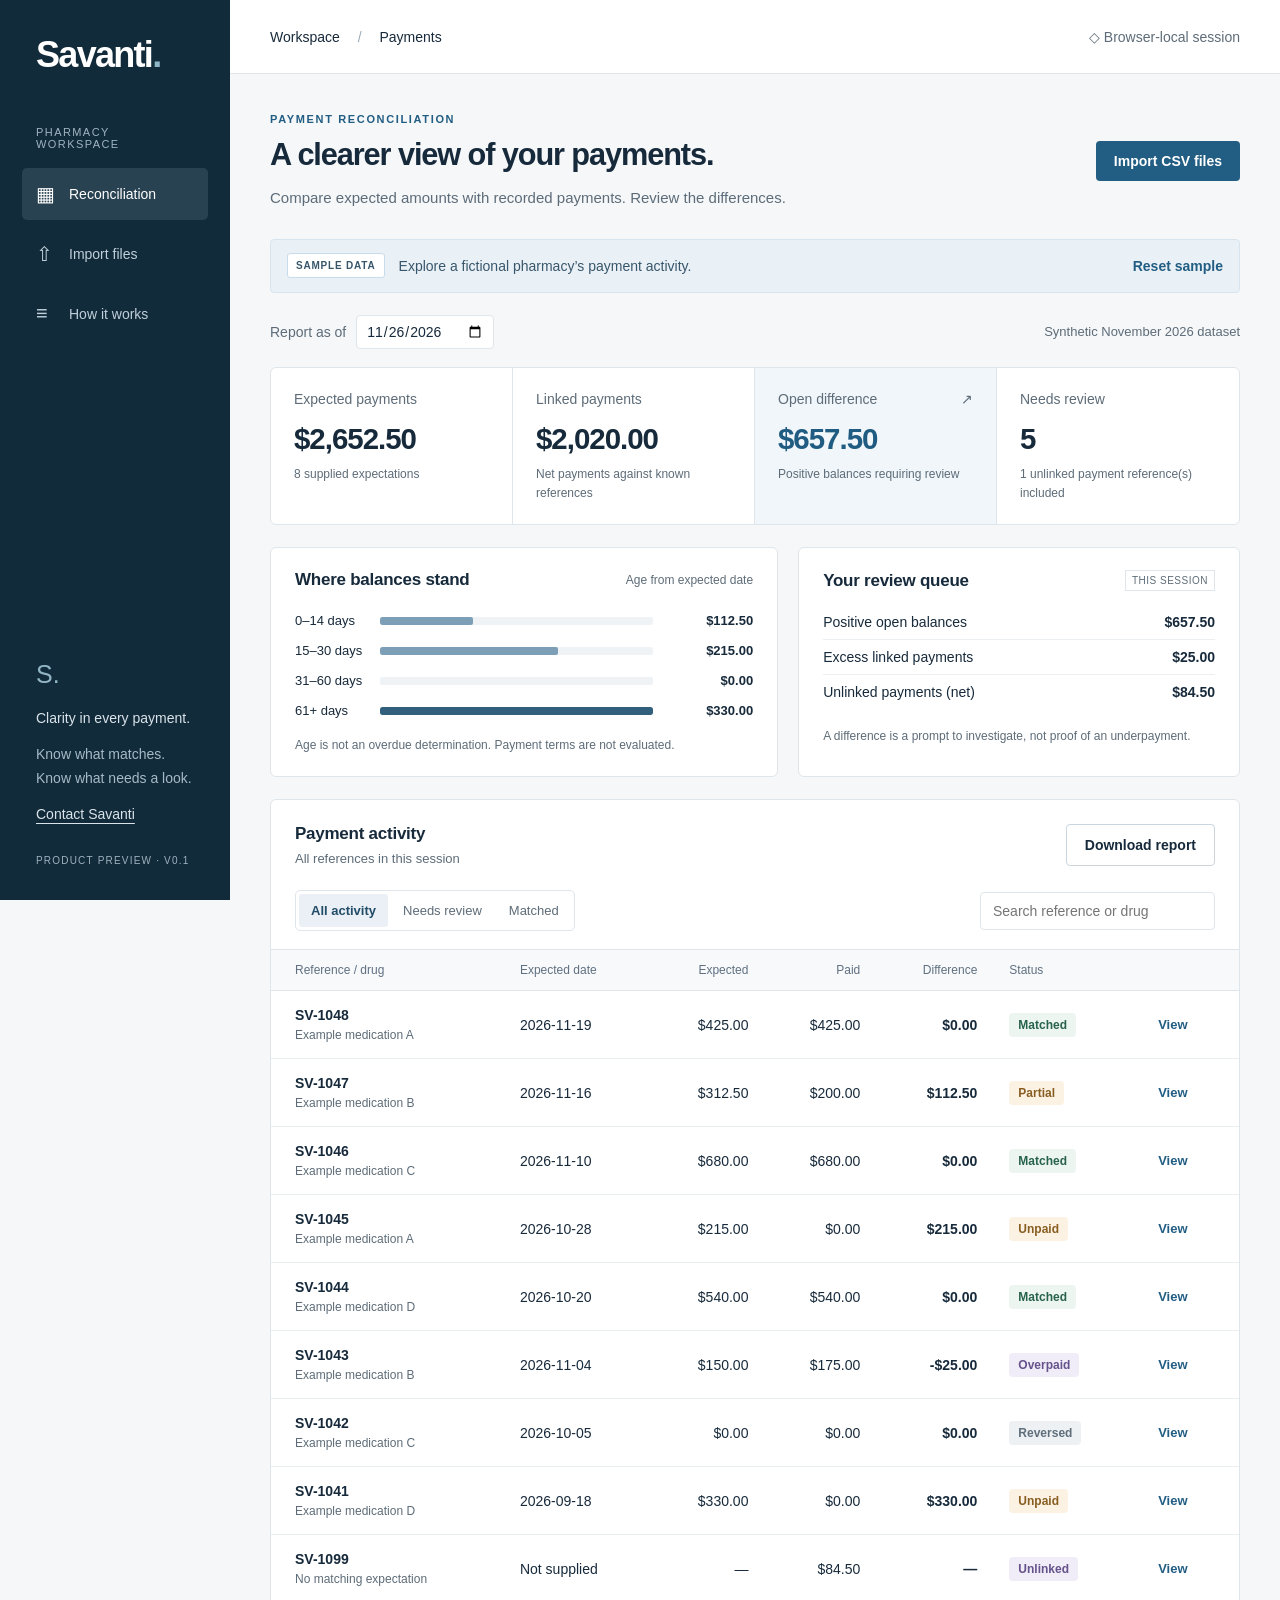
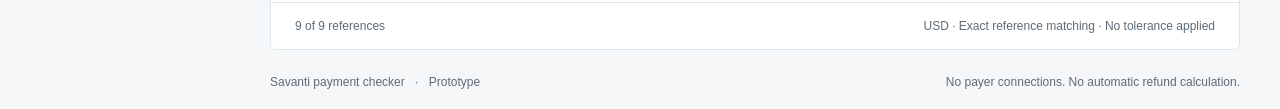
<file: payments/index.html>
<!doctype html>
<html lang="en">
<head>
<meta charset="utf-8"><meta name="viewport" content="width=device-width,initial-scale=1">
<meta name="description" content="Savanti payment checker. Explore a browser-local prototype for pharmacy payment reconciliation with synthetic data.">
<meta name="robots" content="noindex">
<meta http-equiv="Content-Security-Policy" content="default-src 'self'; script-src 'self'; style-src 'self'; img-src 'self' data:; connect-src 'none'; object-src 'none'; base-uri 'none'; form-action 'none'">
<title>Payment workspace | Savanti</title>
<link rel="stylesheet" href="style.css"><script defer src="engine.js"></script><script defer src="app.js"></script>
</head>
<body>
<a class="skip" href="#main">Skip to workspace</a>
<aside class="sidebar">
 <a class="brand" href="/">Savanti<span>.</span></a>
 <div class="workspace-label">PHARMACY WORKSPACE</div>
 <nav aria-label="Workspace"><a class="nav-item active" href="#overview"><span aria-hidden="true">▦</span> Reconciliation</a><button class="nav-item" id="nav-import"><span aria-hidden="true">⇧</span> Import files</button><button class="nav-item" id="nav-method"><span aria-hidden="true">≡</span> How it works</button></nav>
 <div class="sidebar-bottom"><div class="mini-mark">S.</div><strong>Clarity in every payment.</strong><p>Know what matches.<br>Know what needs a look.</p><a href="mailto:savantihealth@outlook.com">Contact Savanti</a><span class="version">PRODUCT PREVIEW · V0.1</span></div>
</aside>
<div class="app-shell">
<header class="topbar"><span>Workspace <span class="slash">/</span> <strong>Payments</strong></span><button class="privacy-button" id="privacy">◇ Browser-local session</button></header>
<main id="main">
 <div class="page-heading" id="overview"><div><p class="eyebrow">PAYMENT RECONCILIATION</p><h1>A clearer view of your payments.</h1><p class="subtitle">Compare expected amounts with recorded payments. Review the differences.</p></div><button class="primary" id="import-open">Import CSV files</button></div>
 <div class="demo-banner"><div><span class="sample-pill" id="mode">SAMPLE DATA</span><span id="session-description">Explore a fictional pharmacy’s payment activity.</span></div><button id="reset" class="text-button">Reset sample</button></div>
 <div class="report-controls"><label>Report as of <input type="date" id="as-of" value="2026-11-26" required></label><span id="source-caption">Synthetic November 2026 dataset</span></div>
 <div id="notice" class="notice" role="status" aria-live="polite" hidden></div>
 <section class="metrics" aria-label="Payment summary">
 <article><div class="metric-label">Expected payments</div><strong id="expected">$0.00</strong><span id="expect-count">From supplied expectations</span></article>
 <article><div class="metric-label">Linked payments</div><strong id="paid">$0.00</strong><span>Net payments against known references</span></article>
 <article class="metric-focus"><div class="metric-label">Open difference <span aria-hidden="true">↗</span></div><strong id="open">$0.00</strong><span>Positive balances requiring review</span></article>
 <article><div class="metric-label">Needs review</div><strong id="review-count">0</strong><span id="review-caption">References with differences</span></article>
 </section>
 <div class="insight-grid">
 <section class="panel aging"><div class="panel-title"><h2>Where balances stand</h2><span>Age from expected date</span></div><div id="aging-bars" class="aging-bars"></div><p class="footnote">Age is not an overdue determination. Payment terms are not evaluated.</p></section>
 <section class="panel review-summary"><div class="panel-title"><h2>Your review queue</h2><span class="outline-tag">THIS SESSION</span></div><div id="queue"></div><p class="footnote">A difference is a prompt to investigate, not proof of an underpayment.</p></section>
 </div>
 <section class="panel transactions" aria-labelledby="table-title">
 <div class="table-heading"><div><h2 id="table-title">Payment activity</h2><p id="table-caption">All references in this session</p></div><button class="secondary" id="export">Download report</button></div>
 <div class="table-toolbar"><div class="tabs" role="group" aria-label="Filter payment activity"><button class="selected" data-filter="all" aria-pressed="true">All activity</button><button data-filter="review" aria-pressed="false">Needs review</button><button data-filter="matched" aria-pressed="false">Matched</button></div><label class="search"><span class="sr-only">Search reference or drug</span><input id="search" type="search" placeholder="Search reference or drug"></label></div>
 <div class="table-scroll" tabindex="0" aria-label="Payment activity table"><table><thead><tr><th scope="col">Reference / drug</th><th scope="col">Expected date</th><th scope="col" class="number">Expected</th><th scope="col" class="number">Paid</th><th scope="col" class="number">Difference</th><th scope="col">Status</th><th scope="col"><span class="sr-only">Details</span></th></tr></thead><tbody id="rows"></tbody></table></div>
 <div class="table-footer"><span id="row-count"></span><span>USD · Exact reference matching · No tolerance applied</span></div>
 </section>
 <footer class="workspace-footer"><span>Savanti payment checker <span class="footer-dot">·</span> Prototype</span><span>No payer connections. No automatic refund calculation.</span></footer>
</main></div>
<dialog id="import-dialog" aria-labelledby="import-title"><form id="import-form"><div class="dialog-head"><div><p class="eyebrow">START A RECONCILIATION</p><h2 id="import-title">Bring your files together.</h2></div><button type="button" class="close" data-close aria-label="Close import">×</button></div><p>Use the two Savanti CSV templates below. Direct pharmacy-system exports and 835 files are not supported yet.</p><div class="import-safety"><strong>Use synthetic or appropriately de-identified data only.</strong> Do not include patient names, birth dates, prescription numbers, or other patient identifiers. Use artificial reference IDs. Files stay in this browser tab and are cleared on reload.</div><div class="file-card"><div><strong>1. Expected amounts</strong><button type="button" class="text-button" id="claims-template">Download template</button></div><p>One row per reference. Supply your own expected payment amount.</p><label for="claims-file">Select expectations CSV</label><input id="claims-file" type="file" accept=".csv,text/csv" required><code>reference, date, expected_amount, drug</code></div><div class="file-card"><div><strong>2. Recorded payments</strong><button type="button" class="text-button" id="payments-template">Download template</button></div><p>One row per payment. Multiple payments may share a reference.</p><label for="payments-file">Select payments CSV</label><input id="payments-file" type="file" accept=".csv,text/csv" required><code>payment_id, reference, date, paid_amount</code></div><label class="confirm"><input id="safe-confirm" type="checkbox" required> These files contain only synthetic or appropriately de-identified data.</label><p id="import-error" class="error" role="alert" hidden></p><div class="dialog-actions"><span>CSV only · 2 MB / file · 10,000 rows / file</span><button class="primary" type="submit" id="run-import">Reconcile files</button></div></form></dialog>
<dialog id="detail-dialog" aria-labelledby="detail-title"><div class="dialog-head"><div><p class="eyebrow">REFERENCE DETAILS</p><h2 id="detail-title"></h2></div><button class="close" data-close aria-label="Close details">×</button></div><div id="detail-content"></div></dialog>
<dialog id="method-dialog" aria-labelledby="method-title"><div class="dialog-head"><h2 id="method-title">Transparent by design.</h2><button class="close" data-close aria-label="Close explanation">×</button></div><div class="method-copy"><h3>What this prototype does</h3><p>Matches your supplied expectations and payments by an exact, case-sensitive reference. Amounts are calculated in integer cents. Multiple payments are added together; negative payments reduce the total.</p><h3>What the numbers mean</h3><p>Difference = expected amount minus net linked payments. Open difference sums positive balances only. Overpayments and unlinked payments are shown separately; they do not offset open differences.</p><p>Zero expectations are treated as reversed. A zero expectation with a nonzero net payment needs reversal review. Payment dates after the report date are rejected. Aging starts at the expected row’s date, not a contractual due date.</p><h3>What it does not establish</h3><p>No MFP eligibility calculation, manufacturer payment verification, payer connection, contract interpretation, or claim recovery. A matched amount confirms arithmetic, not correctness of the expectation or receipt of bank funds.</p><h3>Privacy and session storage</h3><p>Files are processed in this tab’s memory. This workspace has no analytics, file uploads, external fonts, or browser storage. Reloading clears imported records. Downloaded reports remain on your device. Standard site hosting can still record page requests.</p><p>This prototype is for synthetic or appropriately de-identified data. It has not been assessed for production handling of patient information.</p></div></dialog>
</body></html>
</file>
<file: payments/style.css>
:root{--ink:#172a3b;--muted:#5d6c78;--line:#dfe6eb;--blue:#225d83;--navy:#122b3b;--paper:#f5f7f9;--green:#286855;--orange:#94631f;font-family:Inter,-apple-system,BlinkMacSystemFont,'Segoe UI',sans-serif;color:var(--ink);background:var(--paper);font-synthesis:none}*{box-sizing:border-box}body{margin:0;font-size:16px}button,input{font:inherit}button,a,input{ -webkit-tap-highlight-color:transparent}button{cursor:pointer}a{color:inherit}button{border:0}button:disabled{cursor:wait;opacity:.6}button:focus-visible,a:focus-visible,input:focus-visible,[tabindex]:focus-visible{outline:3px solid #4989bd;outline-offset:3px}.sidebar{position:fixed;width:230px;inset:0 auto 0 0;background:var(--navy);color:#dae3e9;padding:34px 22px;display:flex;flex-direction:column}.brand{font-size:36px;font-weight:650;text-decoration:none;letter-spacing:-1.7px;color:white;padding:0 14px}.brand span{color:#8fb6c7}.workspace-label{font-size:11px;letter-spacing:.13em;color:#a0b4c2;margin:50px 14px 18px}nav{display:grid;gap:8px}.nav-item{background:transparent;color:#c0cfda;text-decoration:none;padding:14px;border-radius:5px;display:flex;gap:13px;align-items:center;font-size:14px;text-align:left}.nav-item span{font-size:20px;width:20px}.nav-item.active{background:#294252;color:white}.nav-item:hover{background:#253e4e}.sidebar-bottom{margin-top:auto;padding:32px 14px 0}.mini-mark{font-size:25px;color:#93b6c6;margin-bottom:18px}.sidebar-bottom strong{font-size:14px;font-weight:500;line-height:1.6}.sidebar-bottom p{font-size:14px;color:#a5bac7;line-height:1.7}.sidebar-bottom a{font-size:14px;text-underline-offset:4px}.version{display:block;font-size:10px;letter-spacing:.12em;color:#9eb2bf;margin-top:32px}.app-shell{margin-left:230px}.topbar{height:74px;border-bottom:1px solid var(--line);padding:0 40px;display:flex;align-items:center;justify-content:space-between;font-size:14px;background:#fff}.topbar strong{font-weight:500}.slash{color:#9cabb5;padding:0 14px}.privacy-button{background:none;color:var(--muted);font-size:14px;padding:10px 0}main{max-width:1550px;margin:auto;padding:39px 40px 20px}.page-heading{display:flex;justify-content:space-between;align-items:center;gap:20px}.eyebrow{font-size:11px;letter-spacing:.15em;font-weight:650;color:var(--blue);margin:0 0 12px}h1{font-size:clamp(26px,2.4vw,36px);font-weight:550;letter-spacing:-1.1px;line-height:1.2;margin:0}h2{font-size:17px;font-weight:600;letter-spacing:-.25px;margin:0}.subtitle{font-size:15px;color:var(--muted);line-height:1.6;margin:12px 0 0}.primary,.secondary{padding:12px 18px;border-radius:4px;font-size:14px;font-weight:600;white-space:nowrap}.primary{background:var(--blue);color:white}.primary:hover{background:#17486a}.secondary{border:1px solid #cbd5dd;background:white;color:var(--ink)}.secondary:hover{background:#f2f6f9}.text-button{background:none;font-size:14px;color:var(--blue);font-weight:600;padding:7px 0}.demo-banner{display:flex;align-items:center;justify-content:space-between;gap:16px;background:#eaf1f6;border:1px solid #d8e4ed;padding:11px 16px;margin:29px 0 22px;border-radius:4px;font-size:14px;color:#38566b}.demo-banner>div{display:flex;align-items:center;gap:14px}.sample-pill{font-size:10px;font-weight:700;letter-spacing:.08em;background:#fff;border:1px solid #c8dbe8;padding:6px 8px;border-radius:3px;white-space:nowrap}.report-controls{display:flex;justify-content:space-between;align-items:center;font-size:13px;color:var(--muted);margin-bottom:18px;gap:12px}.report-controls label{display:flex;align-items:center;gap:10px;font-size:14px}.report-controls input{background:#fff;border:1px solid var(--line);padding:7px 9px;border-radius:4px;font-size:14px;color:var(--ink)}.metrics{display:grid;grid-template-columns:repeat(4,1fr);background:white;border:1px solid var(--line);border-radius:6px;overflow:hidden}.metrics article{padding:23px 23px 21px;border-right:1px solid var(--line)}.metrics article:last-child{border:0}.metric-label{font-size:14px;color:var(--muted);display:flex;justify-content:space-between}.metrics strong{display:block;font-size:clamp(25px,2.3vw,34px);font-weight:550;letter-spacing:-1px;margin:15px 0 9px;font-variant-numeric:tabular-nums}.metrics article>span{font-size:12px;color:var(--muted);line-height:1.6;display:block}.metrics .metric-focus{background:#f0f6fa}.metric-focus strong{color:#205b81}.insight-grid{display:grid;grid-template-columns:1.15fr 1fr;gap:20px;margin:22px 0}.panel{background:white;border:1px solid var(--line);border-radius:6px}.aging,.review-summary{padding:22px 24px}.panel-title{display:flex;align-items:center;justify-content:space-between;gap:12px;margin-bottom:23px}.panel-title>span{font-size:12px;color:var(--muted)}.footnote{font-size:12px;color:var(--muted);line-height:1.5;margin:18px 0 0}.aging-bars{display:grid;gap:15px}.bar-row{display:grid;grid-template-columns:70px 1fr 85px;align-items:center;gap:15px;font-size:13px}.track{height:8px;background:#eff3f6;border-radius:2px;overflow:hidden}.fill{height:100%;background:#7c9fb7;border-radius:2px}.bar-row:last-child .fill{background:#315f7c}.bar-row strong{font-weight:550;text-align:right;font-variant-numeric:tabular-nums}.outline-tag{border:1px solid var(--line);padding:4px 6px;letter-spacing:.05em;font-size:10px!important}.queue-line{display:flex;justify-content:space-between;padding:9px 0;font-size:14px;border-bottom:1px solid #edf0f3}.queue-line:first-child{padding-top:0}.queue-line:last-child{border:0}.queue-line strong{font-variant-numeric:tabular-nums;font-weight:550}.table-heading{padding:24px;display:flex;align-items:center;justify-content:space-between;gap:16px}.table-heading p{font-size:13px;color:var(--muted);margin:7px 0 0}.table-toolbar{display:flex;justify-content:space-between;gap:15px;align-items:center;padding:0 24px 18px}.tabs{display:flex;border:1px solid var(--line);padding:3px;border-radius:5px;gap:3px}.tabs button{font-size:13px;background:white;padding:9px 12px;border-radius:3px;color:var(--muted)}.tabs button.selected{background:#eaf0f5;color:#224c68;font-weight:600}.search input{border:1px solid var(--line);padding:10px 12px;border-radius:4px;width:235px;font-size:14px;background:#fff}.table-scroll{overflow:auto}table{border-collapse:collapse;width:100%;white-space:nowrap}th{font-size:12px;font-weight:500;color:#607080;padding:13px 16px;background:#f7f9fb;text-align:left;border-block:1px solid var(--line)}th:first-child,td:first-child{padding-left:24px}td{padding:16px;font-size:14px;border-bottom:1px solid #e9eef1}tbody tr:last-child td{border:0}tbody tr:hover{background:#fafcfd}td strong{display:block;font-size:14px;font-weight:550}td small{display:block;font-size:12px;color:var(--muted);margin-top:5px}.number{text-align:right;font-variant-numeric:tabular-nums}.difference{font-weight:600}.badge{display:inline-block;padding:5px 9px;border-radius:4px;font-size:12px;font-weight:550}.badge.matched{background:#edf5f0;color:#28634c}.badge.partial,.badge.unpaid{background:#fbf2e4;color:#885d21}.badge.overpaid,.badge.unlinked,.badge.reversal-review{background:#f0edf8;color:#66528b}.badge.reversed{background:#eef1f4;color:#5e6e7b}.view-button{background:none;color:var(--blue);font-size:13px;font-weight:600;padding:8px}.table-footer{display:flex;justify-content:space-between;gap:15px;border-top:1px solid var(--line);padding:16px 24px;font-size:12px;color:var(--muted)}.workspace-footer{padding-top:25px;display:flex;justify-content:space-between;gap:15px;font-size:12px;color:var(--muted)}.footer-dot{padding:0 7px}.notice{padding:12px;border:1px solid #cbdce9;background:#edf5fc;margin-bottom:18px;font-size:14px}.empty{text-align:center;padding:40px;color:var(--muted)}dialog{border:1px solid var(--line);border-radius:10px;padding:30px;width:min(660px,calc(100% - 32px));max-height:90vh;color:var(--ink);box-shadow:0 24px 90px #102b3b33}dialog::backdrop{background:#10263777;backdrop-filter:blur(3px)}.dialog-head{display:flex;justify-content:space-between;align-items:flex-start;gap:20px;margin-bottom:17px}.dialog-head h2{font-size:25px;letter-spacing:-.7px}.close{background:#f0f3f6;border-radius:50%;width:32px;height:32px;font-size:24px;line-height:1;flex-shrink:0}.dialog-head+p,dialog p{font-size:14px;line-height:1.7;color:var(--muted)}.import-safety{background:#edf4f8;border:1px solid #d5e3ed;padding:13px;font-size:13px;line-height:1.6}.import-safety strong{display:block;color:var(--ink)}.file-card{border:1px solid var(--line);border-radius:5px;margin-top:16px;padding:16px}.file-card>div{display:flex;justify-content:space-between;align-items:center;gap:14px;font-size:15px}.file-card p{margin:6px 0 12px;font-size:13px}.file-card label{font-size:13px;display:block;margin-bottom:8px}.file-card input{font-size:13px;max-width:100%}.file-card code{display:block;margin-top:13px;color:var(--muted);font-size:11px;white-space:normal;overflow-wrap:anywhere}.confirm{display:flex;gap:9px;font-size:13px;line-height:1.6;margin-top:20px;align-items:flex-start}.confirm input{margin-top:4px;flex-shrink:0;width:17px;height:17px}.dialog-actions{display:flex;align-items:center;justify-content:space-between;gap:14px;border-top:1px solid var(--line);margin-top:20px;padding-top:20px}.dialog-actions span{font-size:12px;color:var(--muted)}.error{background:#fff0ec;color:#9a3724!important;padding:12px;border:1px solid #edc9bd}.method-copy h3{font-size:16px;margin:24px 0 5px}.method-copy p{margin:8px 0}.detail-metrics{display:grid;grid-template-columns:repeat(3,1fr);gap:10px;background:var(--paper);padding:18px;margin:22px 0}.detail-metrics span{font-size:12px;color:var(--muted)}.detail-metrics strong{display:block;font-size:20px;margin-top:8px;font-weight:550}.payment-line{padding:13px 0;border-bottom:1px solid var(--line);display:flex;justify-content:space-between;font-size:14px}.payment-line small{display:block;color:var(--muted);font-size:12px;margin-top:5px}.detail-note{border-left:3px solid #7a9db4;padding-left:14px}.sr-only{position:absolute;width:1px;height:1px;padding:0;margin:-1px;overflow:hidden;clip:rect(0,0,0,0);white-space:nowrap;border:0}.skip{position:fixed;left:10px;top:-100px;z-index:10;background:white;padding:12px}.skip:focus{top:10px}[hidden]{display:none!important}@media(min-width:1550px){main{padding-top:50px}.insight-grid{margin:28px 0}.metrics article{padding:28px}}@media(max-width:1150px){.sidebar{width:190px;padding-inline:14px}.app-shell{margin-left:190px}main{padding:30px 24px}.topbar{padding-inline:24px}.metrics article{padding:19px 15px}.metric-label{font-size:13px}.insight-grid{gap:14px}.aging,.review-summary{padding:20px}.panel-title{align-items:flex-start;flex-direction:column;gap:6px}.page-heading{align-items:flex-start}.page-heading .primary{margin-top:20px}.table-toolbar{flex-wrap:wrap}.metrics article>span{font-size:11px}}@media(max-width:800px){.sidebar{position:static;width:auto;padding:17px 20px;flex-direction:row;align-items:center;justify-content:space-between}.brand{font-size:28px;padding:0}.workspace-label,.sidebar-bottom{display:none}.sidebar nav{display:flex;gap:4px}.nav-item{padding:8px;font-size:12px}.nav-item span{display:none}.app-shell{margin:0}.topbar{height:55px;padding:0 20px;font-size:12px}.privacy-button{font-size:12px}main{padding:27px 20px}.page-heading{flex-direction:column;gap:18px}.page-heading .primary{margin:0}.subtitle{font-size:14px}.demo-banner{margin-top:22px}.demo-banner>div{align-items:flex-start;flex-direction:column;gap:8px}.demo-banner .text-button{white-space:nowrap;font-size:12px}.metrics{grid-template-columns:1fr 1fr}.metrics article:nth-child(2){border-right:0}.metrics article:nth-child(-n+2){border-bottom:1px solid var(--line)}.metrics strong{font-size:29px}.insight-grid{grid-template-columns:1fr}.panel-title{flex-direction:row;align-items:center}.table-heading{padding:20px}.table-toolbar{padding-inline:20px;gap:12px}.search,.search input{width:100%}.tabs{width:100%}.tabs button{flex:1}.table-footer,.workspace-footer{flex-direction:column;gap:8px}.report-controls{align-items:flex-start;flex-direction:column}.dialog-actions{align-items:flex-start;flex-direction:column}.dialog-actions .primary{width:100%}dialog{padding:22px}.file-card>div{align-items:flex-start;flex-direction:column;gap:2px}.detail-metrics{padding:12px;gap:6px}.detail-metrics strong{font-size:18px}}@media(prefers-reduced-motion:no-preference){button{transition:background .15s,color .15s}}
</file>
